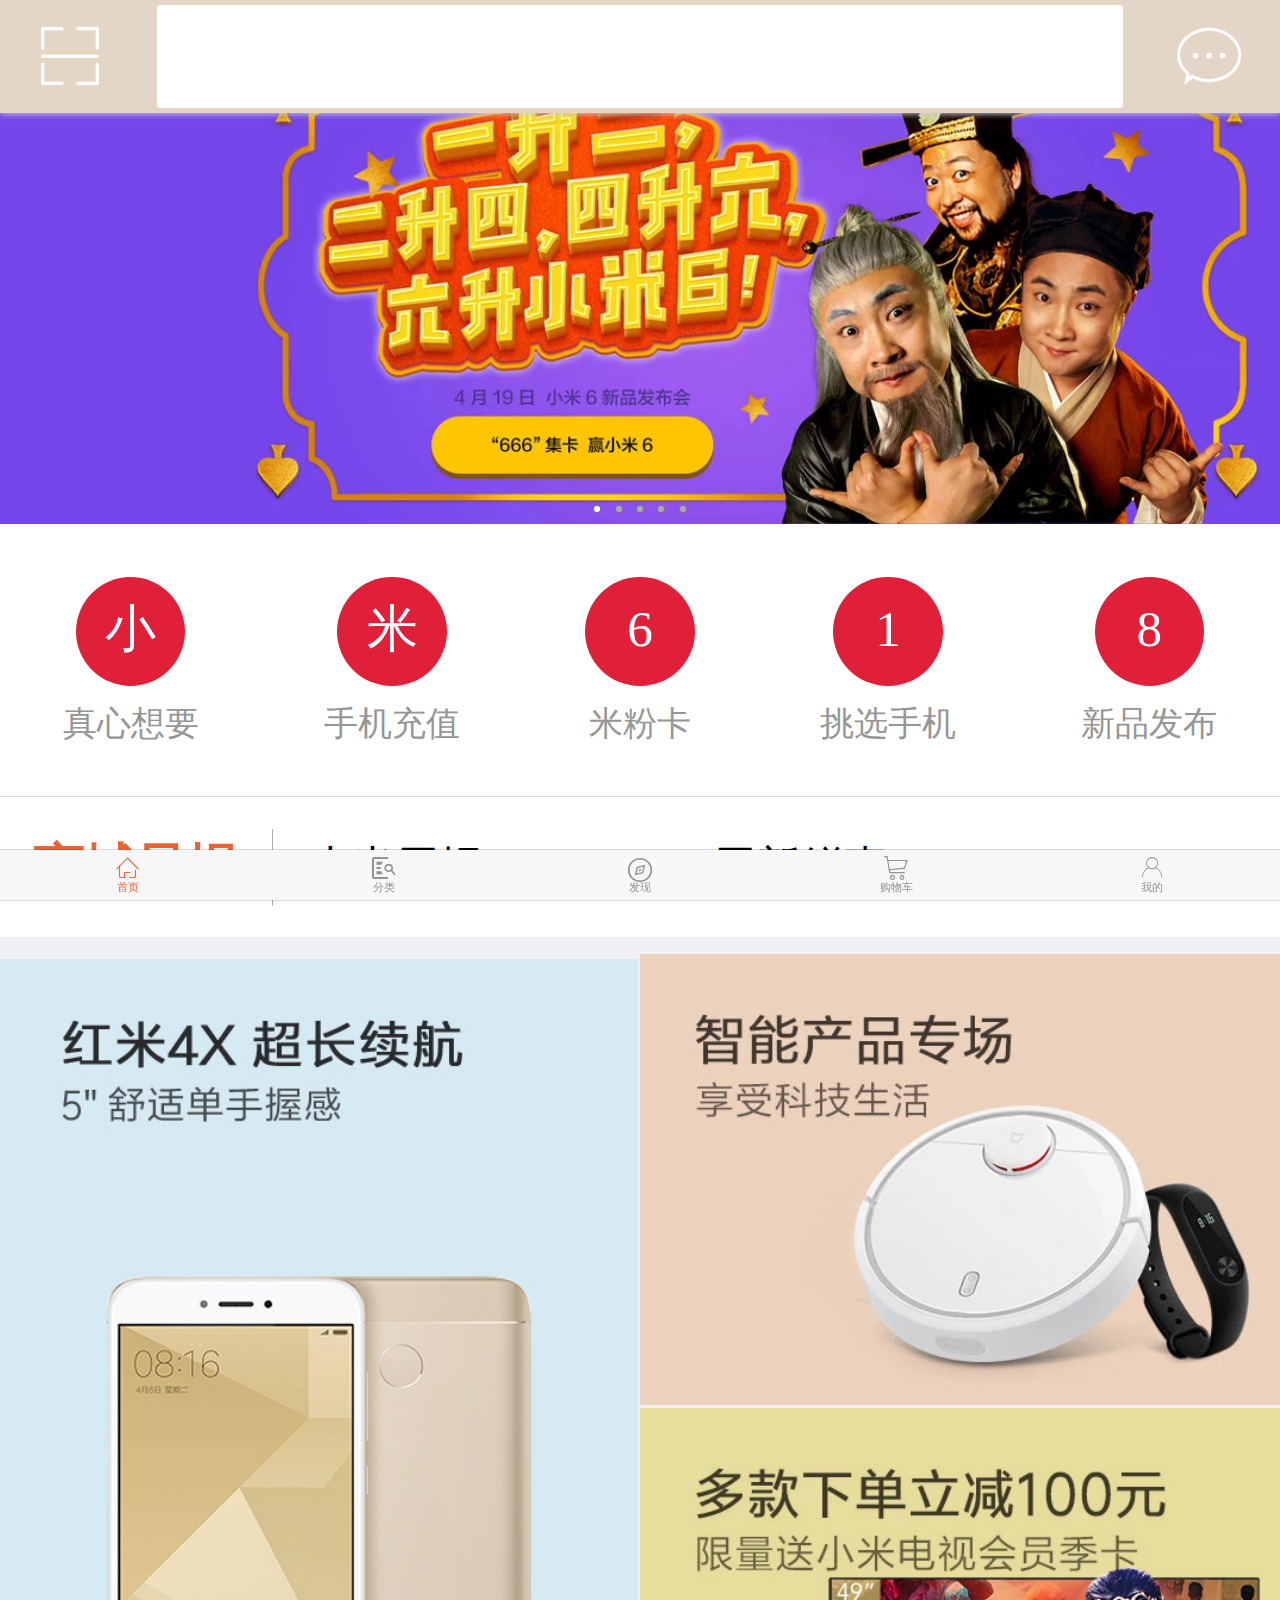
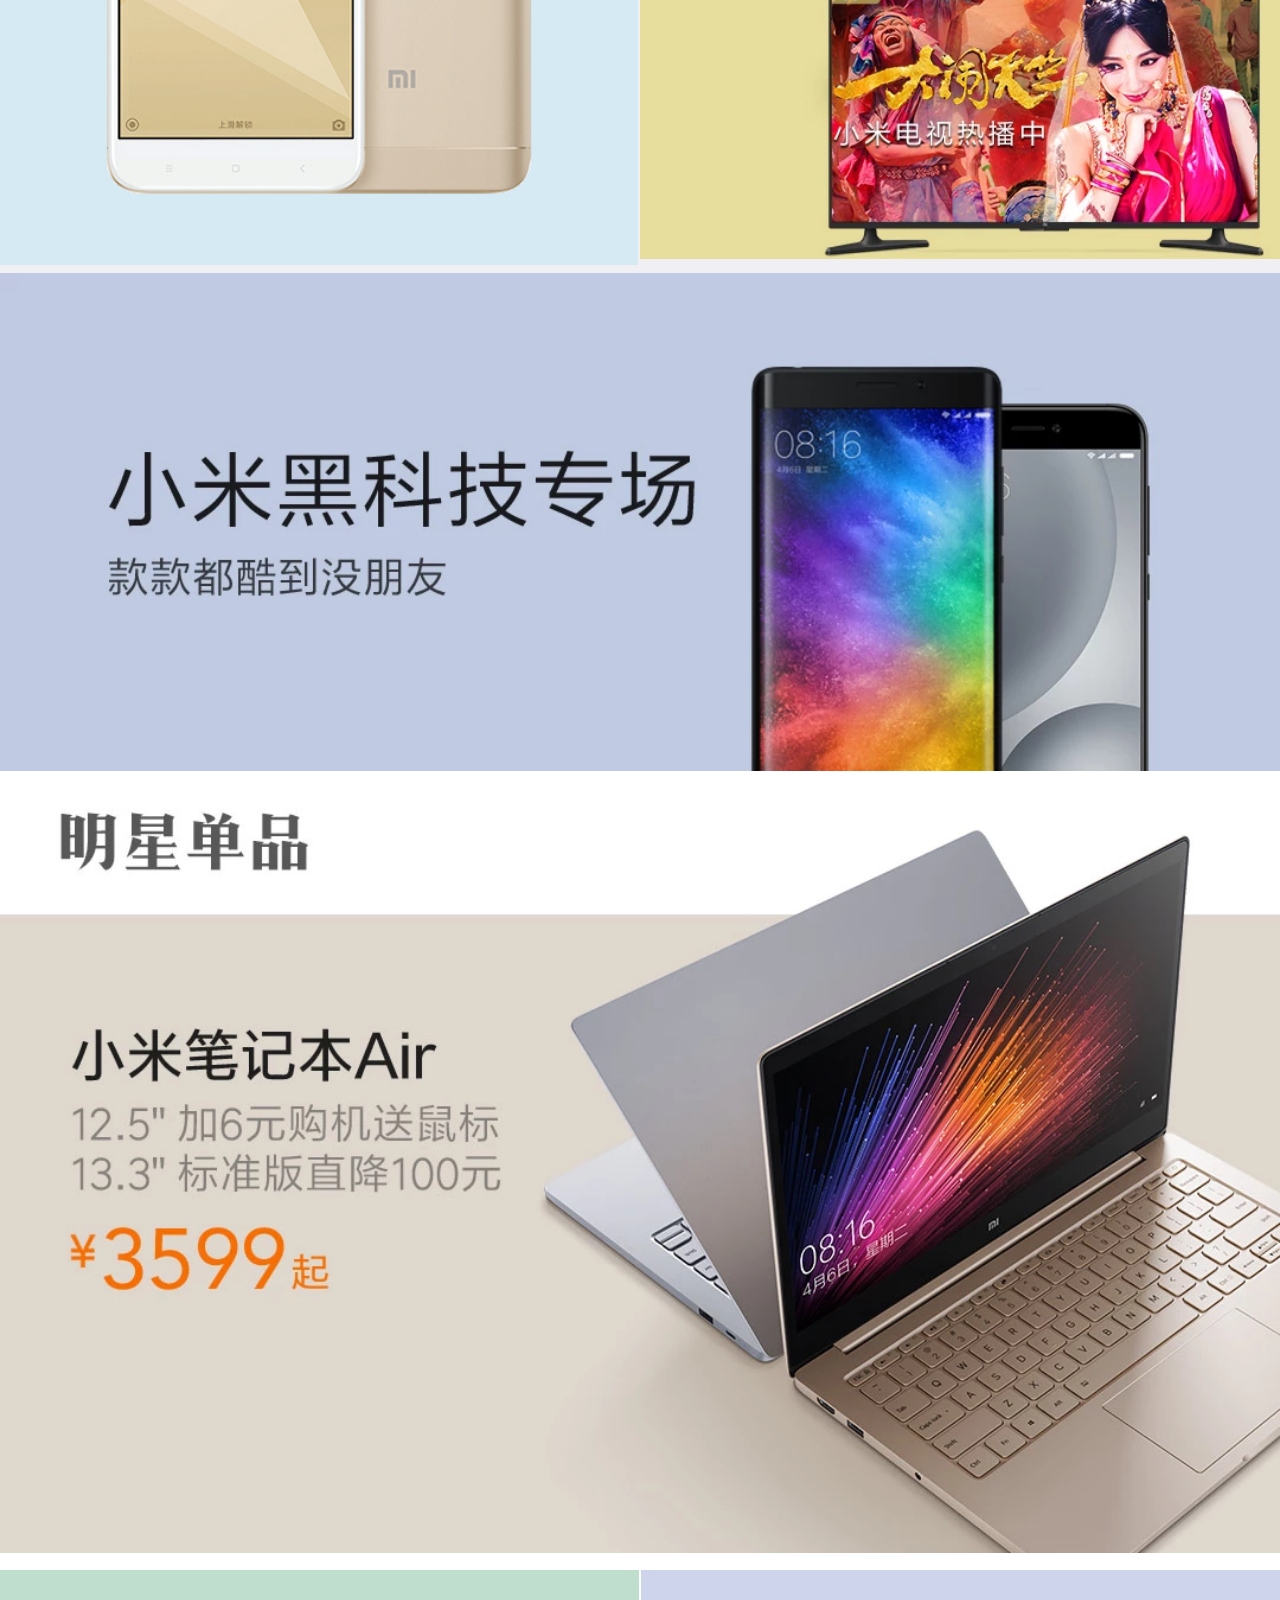
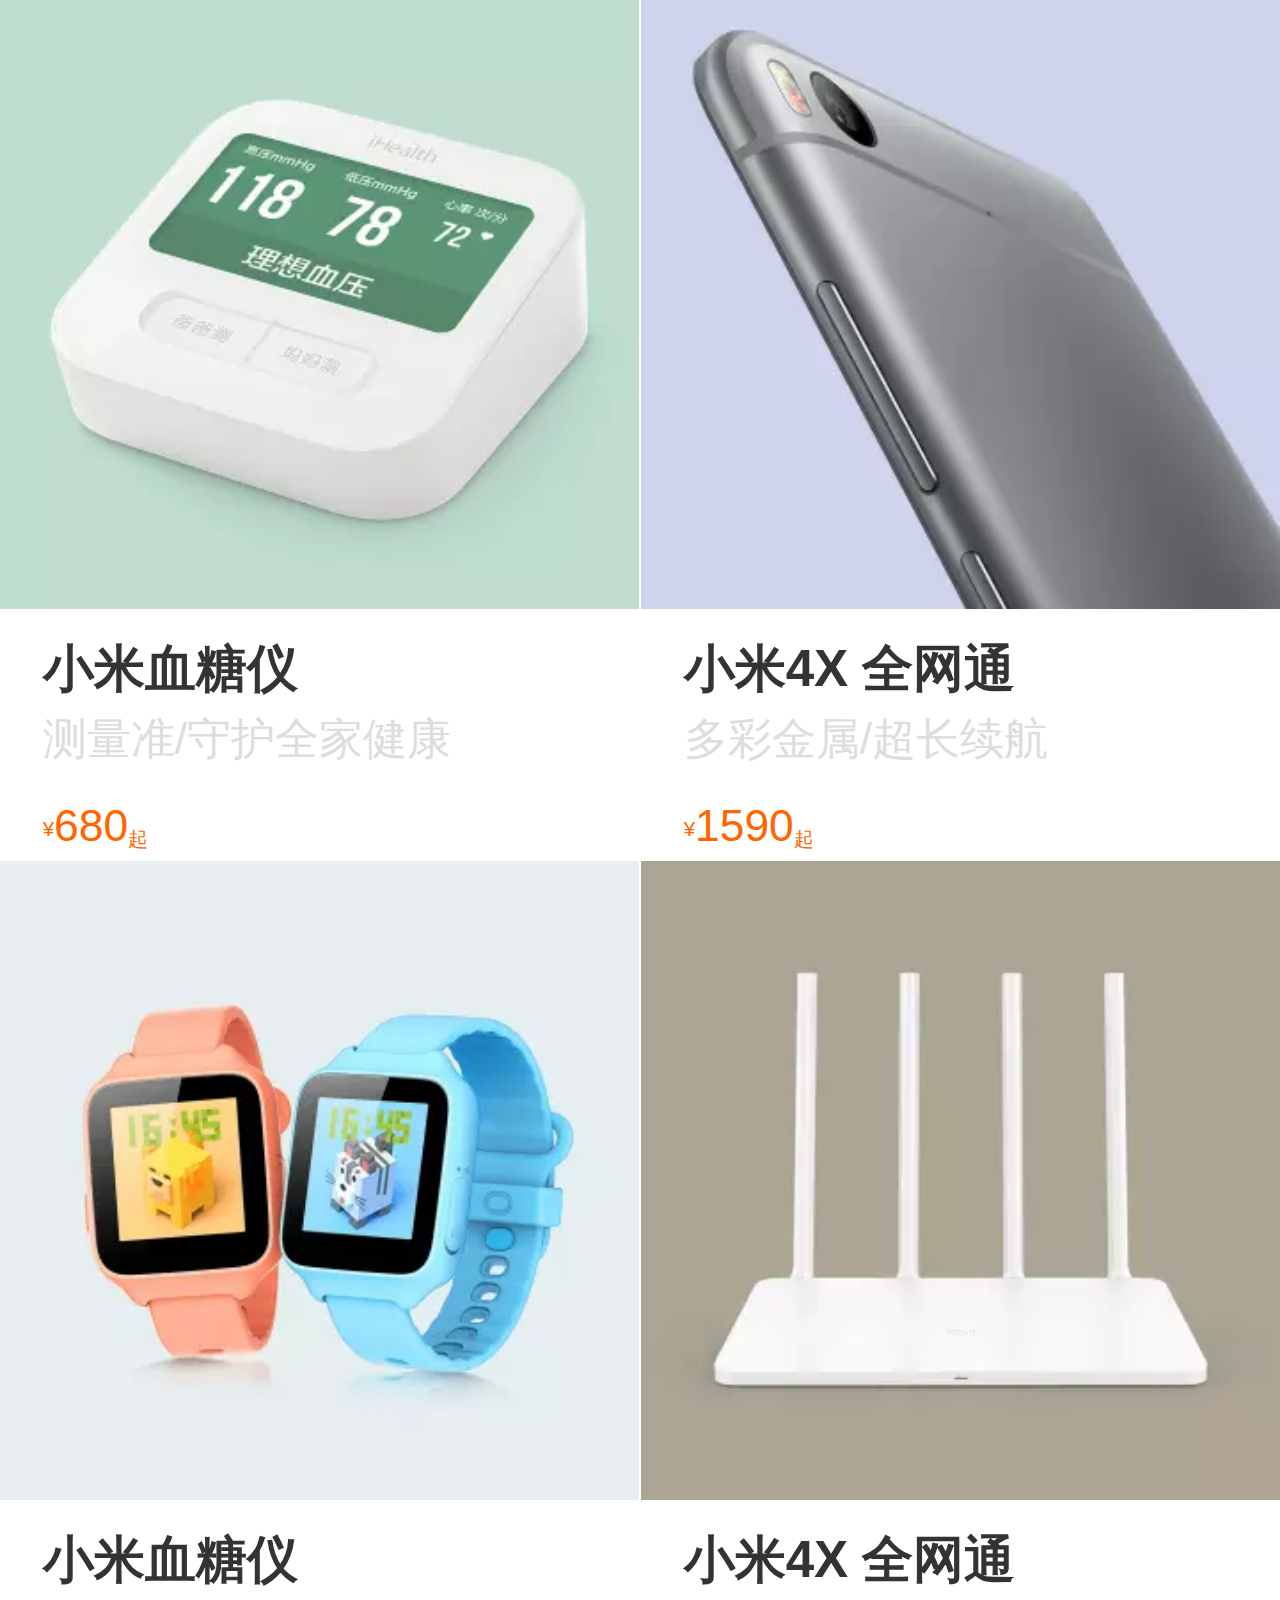
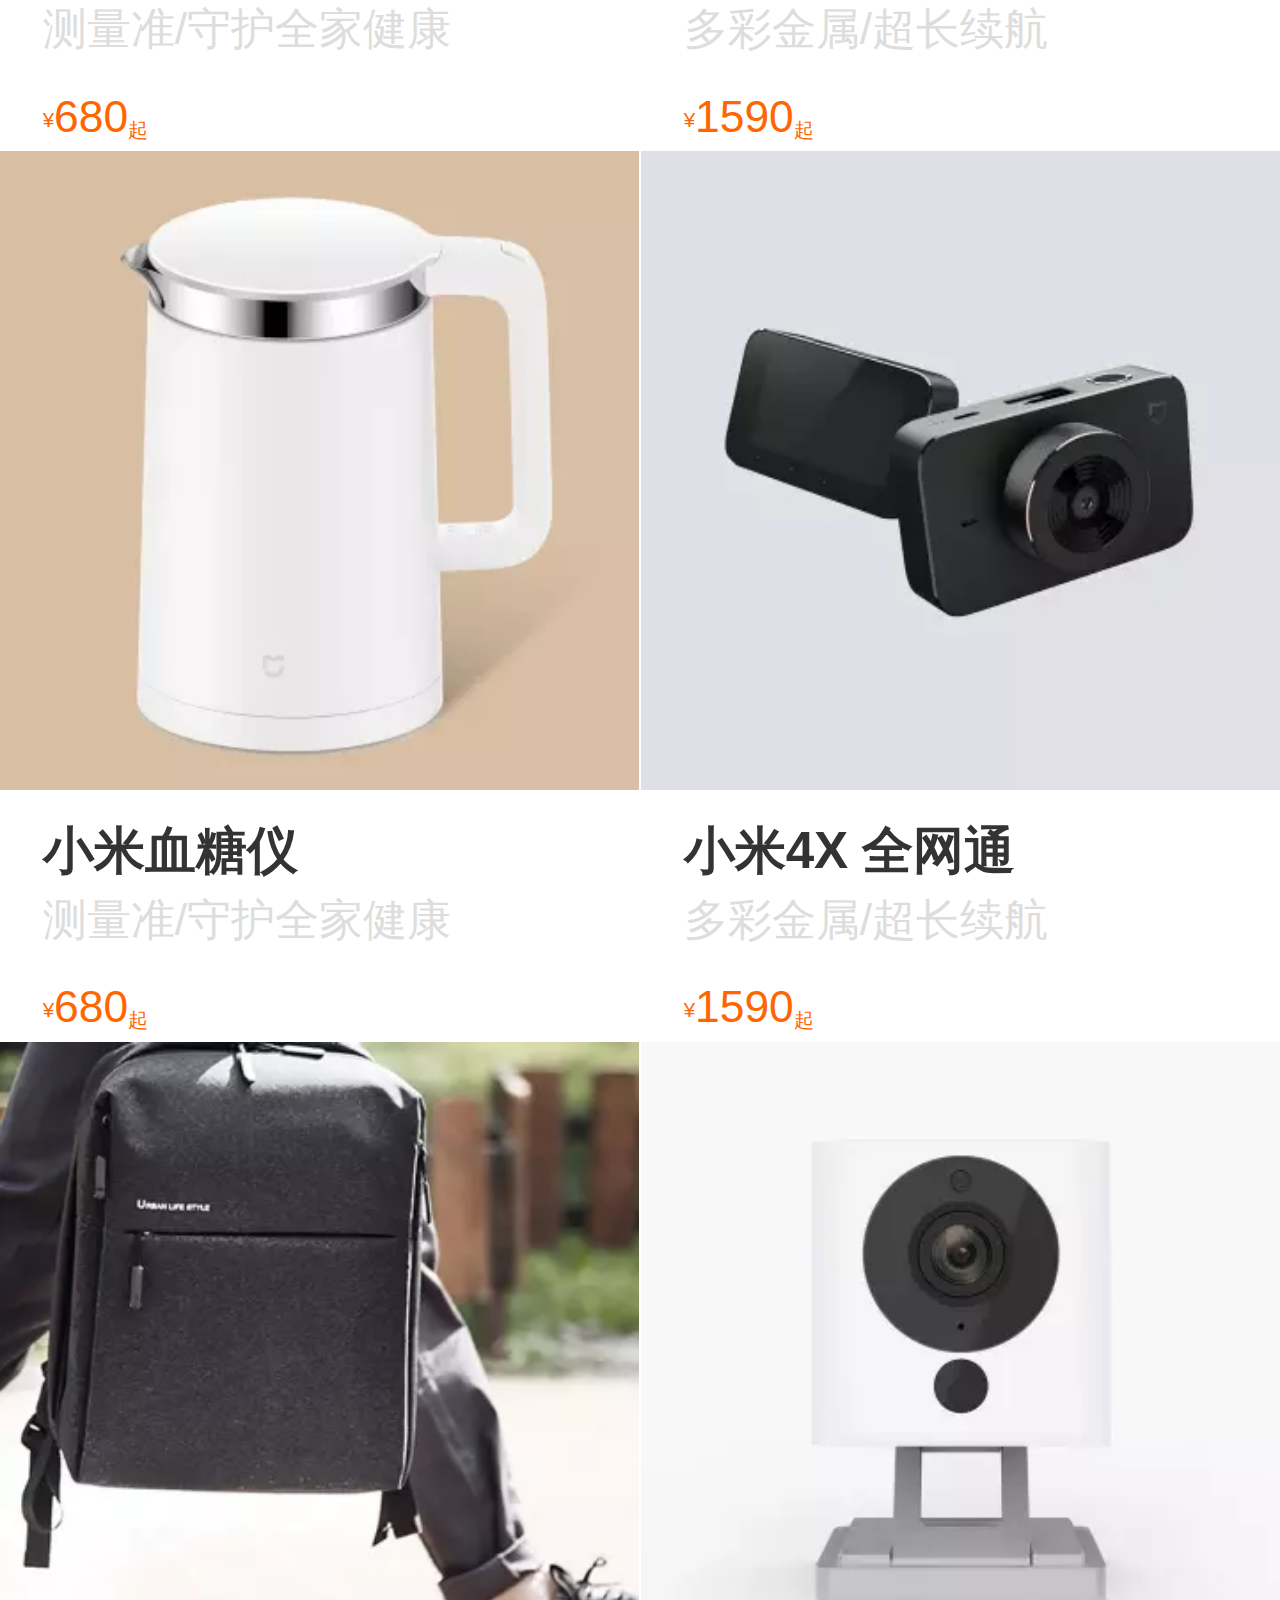
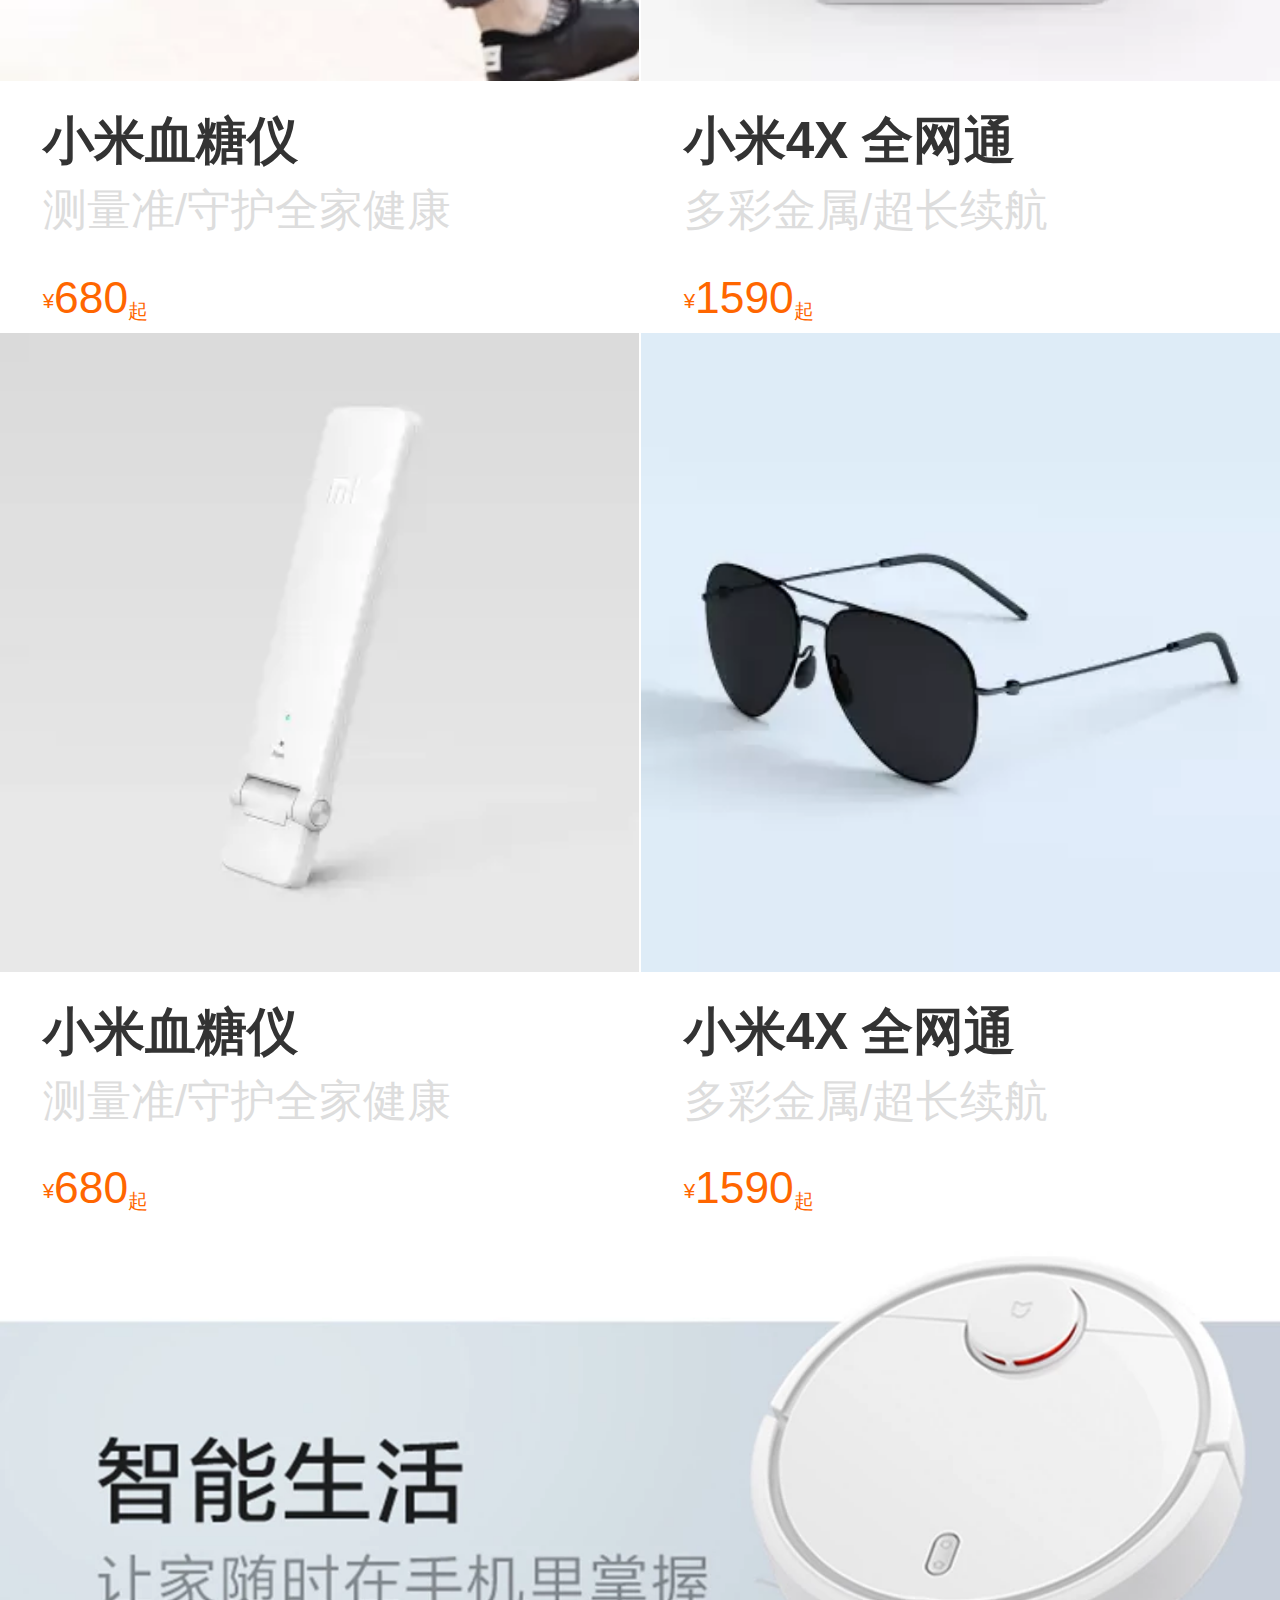
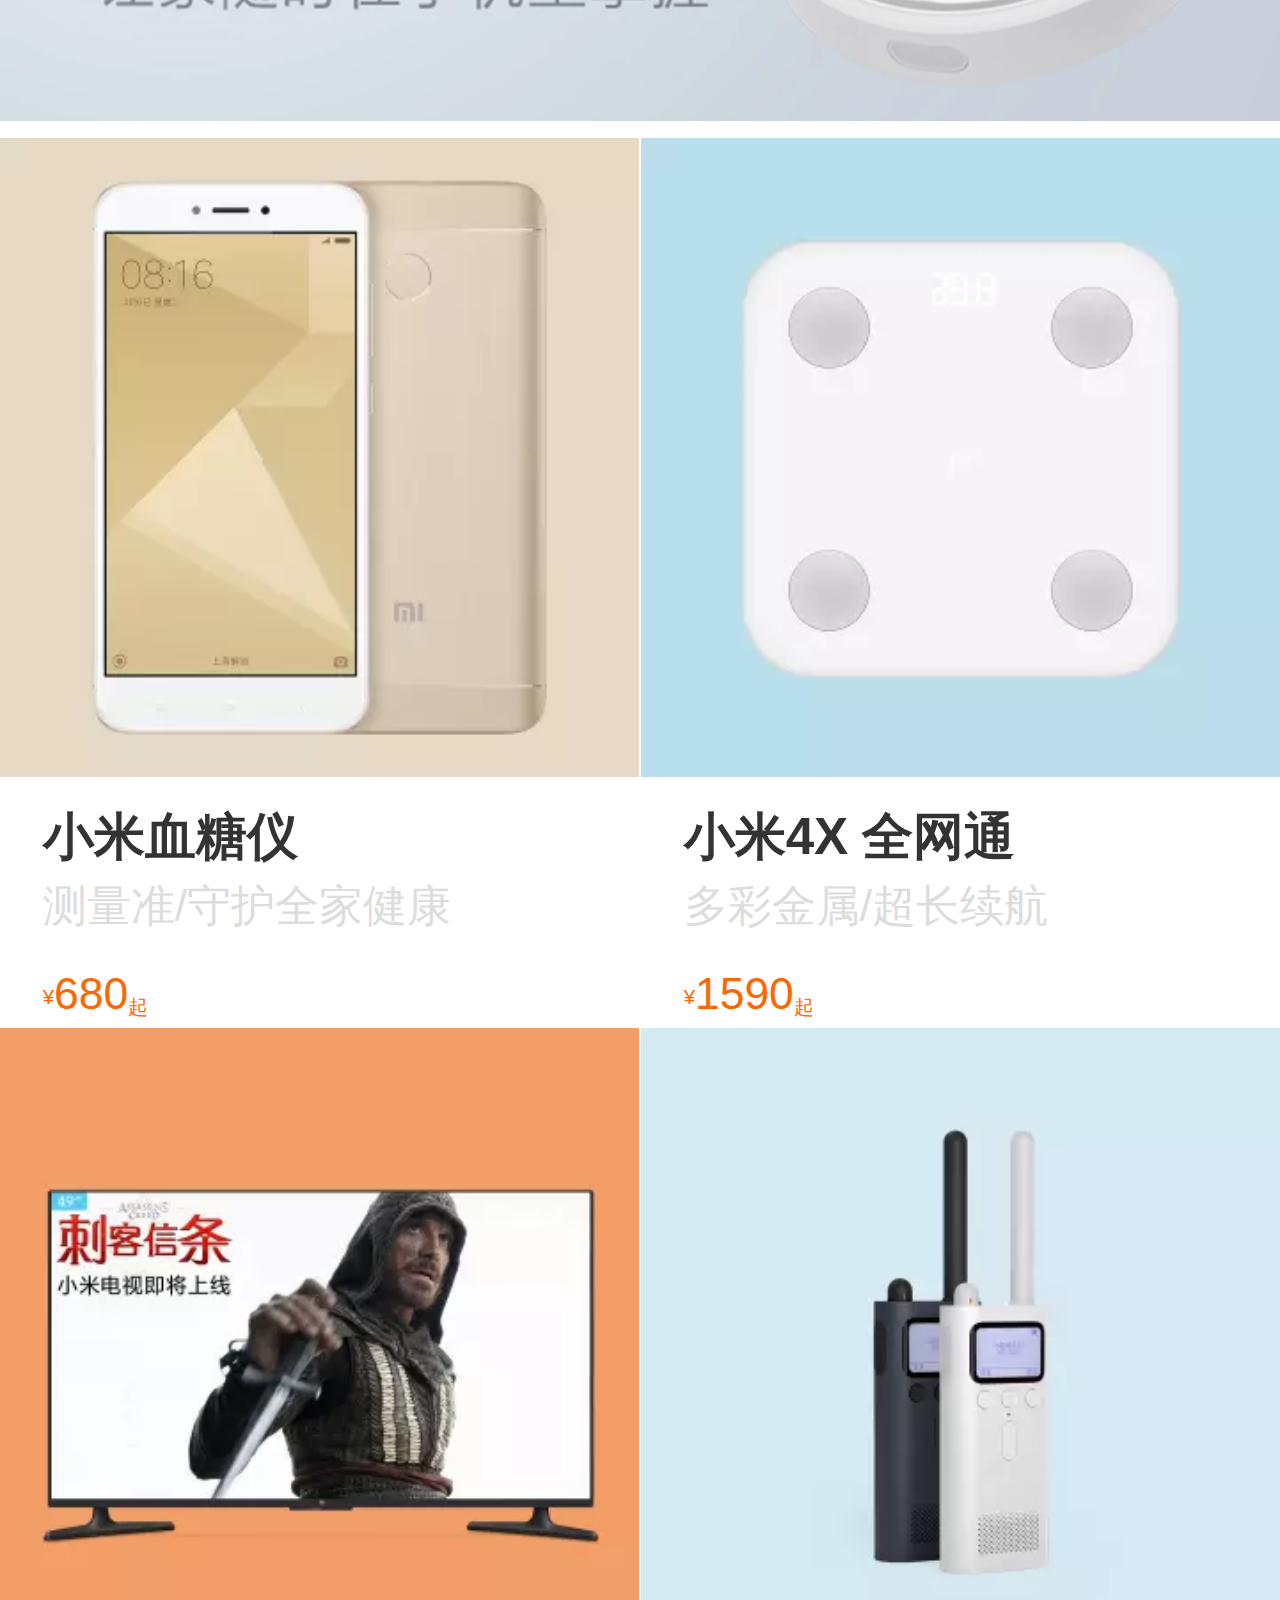
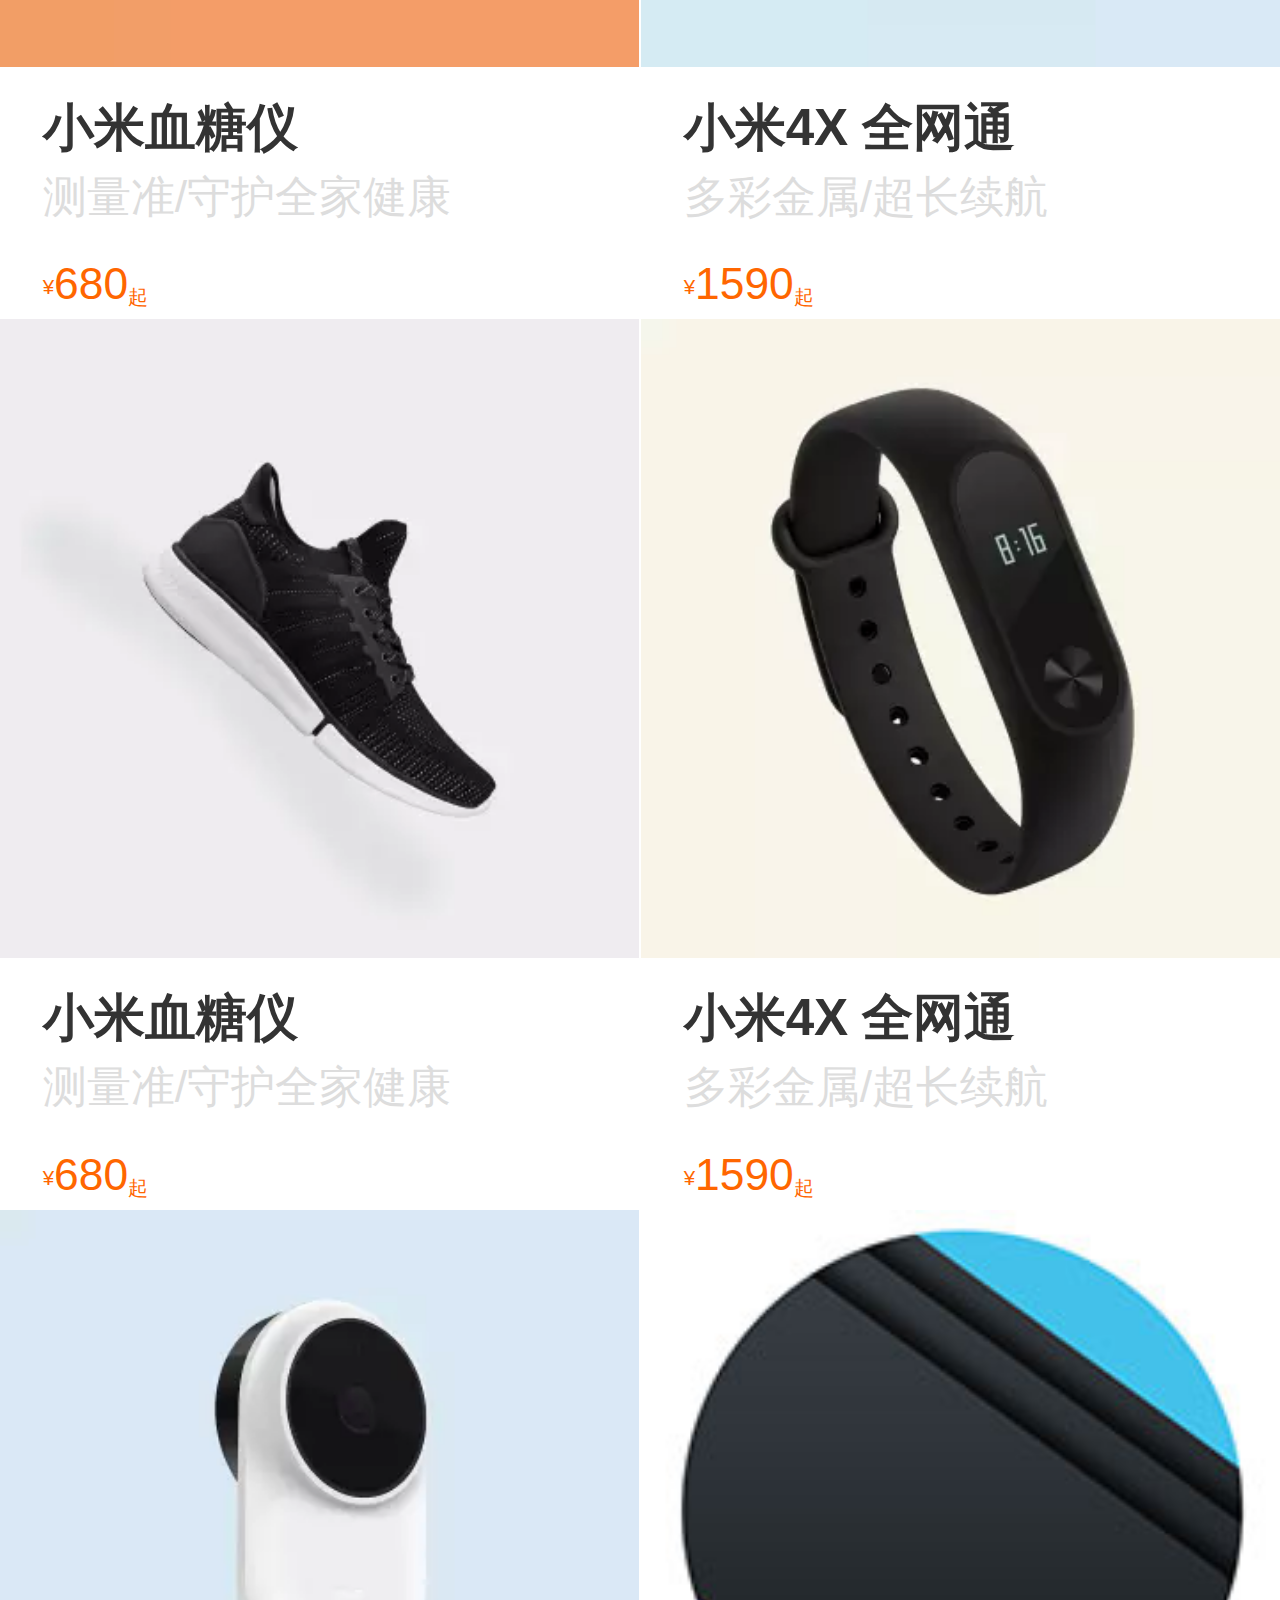
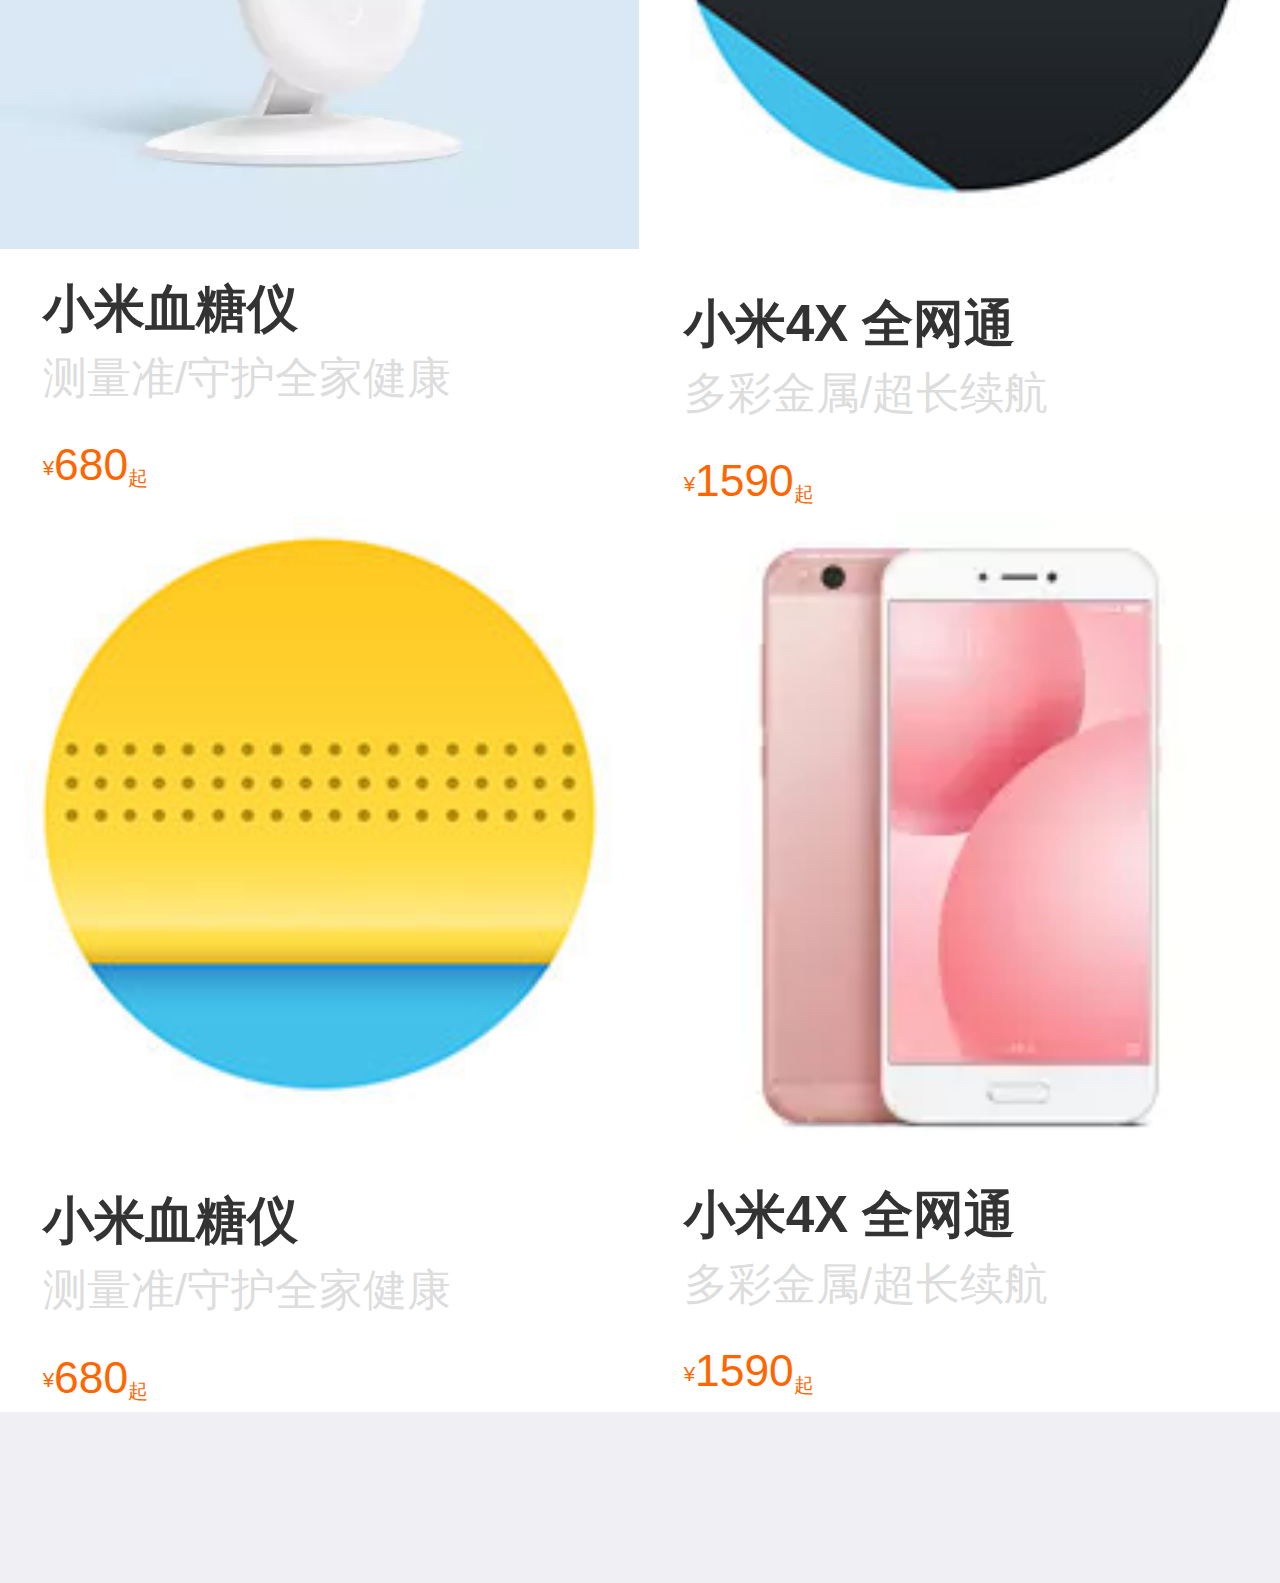
<file: index.html>
<!DOCTYPE html>
<html lang="zh">
<head>
	<meta charset="UTF-8" />
	<meta name="viewport" content="width=device-width,initial-scale=1,minimum-scale=1,maximum-scale=1,user-scalable=no" />
	<title>小米商城-首页</title>
	<script src="js/mui.min.js"></script>
	<link href="css/mui.css" rel="stylesheet"/>
	<link rel="stylesheet" type="text/css" href="css/index.css"/>
	<link rel="stylesheet" type="text/css" href="css/iconfont.css"/>
	<script type="text/javascript" charset="utf-8">
      	mui.init();
		var fs = document.documentElement.clientWidth * 100 / 750 ;
    	document.documentElement.style.fontSize = fs+"px";
    </script>
</head>
<body>
	<header class="mui-bar-nav mui-bar">
		<i class="iconfont icon-richscan_icon"></i>
		<div>
			<input type="text" />
		</div>
		<i class="iconfont icon-xiaoxi"></i>
	</header>
	<div class="mui-content">
		<!--轮播区域-->
	    <div id="slider" class="mui-slider" >
	      <div class="mui-slider-group mui-slider-loop">
	        <!-- 额外增加的一个节点(循环轮播：第一个节点是最后一张轮播) -->
	        <div class="mui-slider-item mui-slider-item-duplicate">
	          <a href="#">
	            <img src="images/slider/slider-5.webp">
	          </a>
	        </div>
	        <!-- 第一张 -->
	        <div class="mui-slider-item">
	          <a href="#">
	            <img src="images/slider/slider-1.webp">
	          </a>
	        </div>
	        <!-- 第二张 -->
	        <div class="mui-slider-item">
	          <a href="#">
	            <img src="images/slider/slider-2.webp">
	          </a>
	        </div>
	        <!-- 第三张 -->
	        <div class="mui-slider-item">
	          <a href="#">
	            <img src="images/slider/slider-3.webp">
	          </a>
	        </div>
	        <!-- 第四张 -->
	        <div class="mui-slider-item">
	          <a href="#">
	            <img src="images/slider/slider-4.webp">
	          </a>
	        </div>
	        <!-- 额外增加的一个节点(循环轮播：最后一个节点是第一张轮播) -->
	        <div class="mui-slider-item mui-slider-item-duplicate">
	          <a href="#">
	            <img src="images/slider/slider-5.webp">
	          </a>
	        </div>
	        <div class="mui-slider-item mui-slider-item-duplicate">
	          <a href="#">
	            <img src="images/slider/slider-1.webp">
	          </a>
	        </div>
	      </div>
	    
	      <div class="mui-slider-indicator">
	        <div class="mui-indicator mui-active"></div>
	        <div class="mui-indicator"></div>
	        <div class="mui-indicator"></div>
	        <div class="mui-indicator"></div>
	        <div class="mui-indicator"></div>
	      </div>
	    </div>
		<!--轮播区域结束-->	

		<!--用户导航-->
	    <div class="usernav">
	    	<a href="">
	    		<i class="mui-icon">小</i>
	    		<span>真心想要</span>
	    	</a>
	    	<a href="">
	    		<i class="mui-icon">米</i>
	    		<span>手机充值</span>
	    	</a>
	    	<a href="">
	    		<i class="mui-icon">6</i>
	    		<span>米粉卡</span>
	    	</a>
	    	<a href="">
	    		<i class="mui-icon">1</i>
	    		<span>挑选手机</span>
	    	</a>
	    	<a href="">
	    		<i class="mui-icon">8</i>
	    		<span>新品发布</span>
	    	</a>
	    </div>
		<!--用户导航结束-->

		<!--商城早报-->
	    <div class="morning">
	    	<h1 class="title">商城早报</h1>
	    	<div class="content">
	    		<p class="item"><a href="">小米周报6.05-6.11一周新鲜事</a></p>
	    		<p class="item"><a href="">小米5即将问世</a></p>
	    		<p class="item"><a href="">6-18马上到来,全场8折</a></p>
	    	</div>
	    </div>
		<!--商城早报结束-->

		<!--商品列表-->
		<div class="shoplist1">
			<div class="mui-row">
				<div class="mui-col-sm-6 mui-col-xs-6 list1">
					<a href="" >
						<img src="images/index-s-1.webp" alt="" />
					</a>
				</div>
				<div class="mui-col-sm-6 mui-col-xs-6 list2">
					<a href="" class="list2">
						<img src="images/index-s-2.webp" alt="" />
					</a>
					<a href="">
						<img src="images/index-s-3.webp" alt="" />
					</a>
				</div>
				<div class="mui-col-sm-6 mui-col-xs-6 call">
					<img src="images/index-s-6.webp" alt="" />
				</div>
			</div>
		</div>
		<div class="shoplist2 section">
			<div class="mui-row item">
				<a href="">
					<img src="images/index-s-5.webp" alt="" />
				</a>
			</div>
			<div class="mui-row">
				<div class=" mui-col-sm-6 mui-col-xs-6 item-list">
					<a href="">
						<img src="images/g2-1.webp" alt="" />
						<div class="good-info">
							<h4>小米血糖仪</h4>
							<p>测量准/守护全家健康</p>
							<span><i>¥</i>680<em>起</em></span>
						</div>	
					</a>
				</div>
				<div class=" mui-col-sm-6 mui-col-xs-6 item-list">
					<a href="">
						<img src="images/g2-2.webp" alt="" />
						<div class="good-info">
							<h4>小米4X 全网通</h4>
							<p>多彩金属/超长续航</p>
							<span><i>¥</i>1590<em>起</em></span>
						</div>
					</a>
				</div>
				<div class=" mui-col-sm-6 mui-col-xs-6 item-list">
					<a href="">
						<img src="images/g2-3.webp" alt="" />
						<div class="good-info">
							<h4>小米血糖仪</h4>
							<p>测量准/守护全家健康</p>
							<span><i>¥</i>680<em>起</em></span>
						</div>	
					</a>
				</div>
				<div class=" mui-col-sm-6 mui-col-xs-6 item-list">
					<a href="">
						<img src="images/g2-4.webp" alt="" />
						<div class="good-info">
							<h4>小米4X 全网通</h4>
							<p>多彩金属/超长续航</p>
							<span><i>¥</i>1590<em>起</em></span>
						</div>
					</a>
				</div>
				<div class=" mui-col-sm-6 mui-col-xs-6 item-list">
					<a href="">
						<img src="images/g2-5.webp" alt="" />
						<div class="good-info">
							<h4>小米血糖仪</h4>
							<p>测量准/守护全家健康</p>
							<span><i>¥</i>680<em>起</em></span>
						</div>	
					</a>
				</div>
				<div class=" mui-col-sm-6 mui-col-xs-6 item-list">
					<a href="">
						<img src="images/g2-6.webp" alt="" />
						<div class="good-info">
							<h4>小米4X 全网通</h4>
							<p>多彩金属/超长续航</p>
							<span><i>¥</i>1590<em>起</em></span>
						</div>
					</a>
				</div>
				<div class=" mui-col-sm-6 mui-col-xs-6 item-list">
					<a href="">
						<img src="images/g2-7.webp" alt="" />
						<div class="good-info">
							<h4>小米血糖仪</h4>
							<p>测量准/守护全家健康</p>
							<span><i>¥</i>680<em>起</em></span>
						</div>	
					</a>
				</div>
				<div class=" mui-col-sm-6 mui-col-xs-6 item-list">
					<a href="">
						<img src="images/g2-8.webp" alt="" />
						<div class="good-info">
							<h4>小米4X 全网通</h4>
							<p>多彩金属/超长续航</p>
							<span><i>¥</i>1590<em>起</em></span>
						</div>
					</a>
				</div>
				<div class=" mui-col-sm-6 mui-col-xs-6 item-list">
					<a href="">
						<img src="images/g2-9.webp" alt="" />
						<div class="good-info">
							<h4>小米血糖仪</h4>
							<p>测量准/守护全家健康</p>
							<span><i>¥</i>680<em>起</em></span>
						</div>	
					</a>
				</div>
				<div class=" mui-col-sm-6 mui-col-xs-6 item-list">
					<a href="">
						<img src="images/g2-10.webp" alt="" />
						<div class="good-info">
							<h4>小米4X 全网通</h4>
							<p>多彩金属/超长续航</p>
							<span><i>¥</i>1590<em>起</em></span>
						</div>
					</a>
				</div>
			</div>
		</div>
		<div class="shoplist3 section">
			<div class="mui-row item">
				<a href="">
					<img src="images/fl-1.webp" alt="" />
				</a>
			</div>
			<div class="mui-row">
				<div class=" mui-col-sm-6 mui-col-xs-6 item-list">
					<a href="">
						<img src="images/g2-11.webp" alt="" />
						<div class="good-info">
							<h4>小米血糖仪</h4>
							<p>测量准/守护全家健康</p>
							<span><i>¥</i>680<em>起</em></span>
						</div>	
					</a>
				</div>
				<div class=" mui-col-sm-6 mui-col-xs-6 item-list">
					<a href="">
						<img src="images/g2-12.webp" alt="" />
						<div class="good-info">
							<h4>小米4X 全网通</h4>
							<p>多彩金属/超长续航</p>
							<span><i>¥</i>1590<em>起</em></span>
						</div>
					</a>
				</div>
				<div class=" mui-col-sm-6 mui-col-xs-6 item-list">
					<a href="">
						<img src="images/g2-13.webp" alt="" />
						<div class="good-info">
							<h4>小米血糖仪</h4>
							<p>测量准/守护全家健康</p>
							<span><i>¥</i>680<em>起</em></span>
						</div>	
					</a>
				</div>
				<div class=" mui-col-sm-6 mui-col-xs-6 item-list">
					<a href="">
						<img src="images/g2-14.webp" alt="" />
						<div class="good-info">
							<h4>小米4X 全网通</h4>
							<p>多彩金属/超长续航</p>
							<span><i>¥</i>1590<em>起</em></span>
						</div>
					</a>
				</div>
				<div class=" mui-col-sm-6 mui-col-xs-6 item-list">
					<a href="">
						<img src="images/g2-15.webp" alt="" />
						<div class="good-info">
							<h4>小米血糖仪</h4>
							<p>测量准/守护全家健康</p>
							<span><i>¥</i>680<em>起</em></span>
						</div>	
					</a>
				</div>
				<div class=" mui-col-sm-6 mui-col-xs-6 item-list">
					<a href="">
						<img src="images/g2-16.webp" alt="" />
						<div class="good-info">
							<h4>小米4X 全网通</h4>
							<p>多彩金属/超长续航</p>
							<span><i>¥</i>1590<em>起</em></span>
						</div>
					</a>
				</div>
				<div class=" mui-col-sm-6 mui-col-xs-6 item-list">
					<a href="">
						<img src="images/g2-17.webp" alt="" />
						<div class="good-info">
							<h4>小米血糖仪</h4>
							<p>测量准/守护全家健康</p>
							<span><i>¥</i>680<em>起</em></span>
						</div>	
					</a>
				</div>
				<div class=" mui-col-sm-6 mui-col-xs-6 item-list">
					<a href="">
						<img src="images/g2-18.webp" alt="" />
						<div class="good-info">
							<h4>小米4X 全网通</h4>
							<p>多彩金属/超长续航</p>
							<span><i>¥</i>1590<em>起</em></span>
						</div>
					</a>
				</div>
				<div class=" mui-col-sm-6 mui-col-xs-6 item-list">
					<a href="">
						<img src="images/g2-19.webp" alt="" />
						<div class="good-info">
							<h4>小米血糖仪</h4>
							<p>测量准/守护全家健康</p>
							<span><i>¥</i>680<em>起</em></span>
						</div>	
					</a>
				</div>
				<div class=" mui-col-sm-6 mui-col-xs-6 item-list">
					<a href="">
						<img src="images/g2-20.webp" alt="" />
						<div class="good-info">
							<h4>小米4X 全网通</h4>
							<p>多彩金属/超长续航</p>
							<span><i>¥</i>1590<em>起</em></span>
						</div>
					</a>
				</div>
			</div>
		</div>
		<!--商品列表结束-->
		
	</div>
		
	
	<nav class="mui-bar mui-bar-tab">
	    <a href="index.html" class="mui-tab-item mui-active" >
	        <span class="mui-icon iconfont icon-shouye"></span>
	        <span class="mui-tab-label">首页</span>
	    </a>
	    <a href="kind.html" class="mui-tab-item">
	        <span class="mui-icon iconfont icon-iconfind"></span>
	        <span class="mui-tab-label">分类</span>
	    </a>
	    <a href="kind.html" class="mui-tab-item">
	        <span class="mui-icon iconfont icon-faxian"></span>
	        <span class="mui-tab-label">发现</span>
	    </a>
	    <a href="kind.html" class="mui-tab-item">
	        <span class="mui-icon iconfont icon-gouwuche-copy"></span>
	        <span class="mui-tab-label">购物车</span>
	    </a>
	    <a href="kind.html" class="mui-tab-item">
	        <span class="mui-icon iconfont icon-wode"></span>
	        <span class="mui-tab-label">我的</span>
	    </a>
	</nav>
	
	<script src="js/xiaomi.js" type="text/javascript" charset="utf-8"></script>
	<script>
		var items=document.querySelectorAll('.morning .item');//获取了它的集合
		//console.log(items);
		function show(index){
			for(var i=0;i<items.length;i++){  
				//console.log(i)
				if(i==index){
					//console.log(i)
					items[i].style.opacity=1;
					items[i].style=zIndex=1;
					//console.log(items[i])
				}
				else{
					items[i].style.opacity=0;
					items[i].style.opacity=0;
				}
			}
		}
		show(0);
		var t=1;
		setInterval(function(){
			t++;
			if(t>2){
				t=0;
			}
			show(t);
		},2000);
		
		//获得slider插件对象
		var gallery = mui('.mui-slider');
			gallery.slider({
		  	interval:2000//自动轮播周期，若为0则不自动播放，默认为0；
		});
	</script>
</body>
</html>
</file>
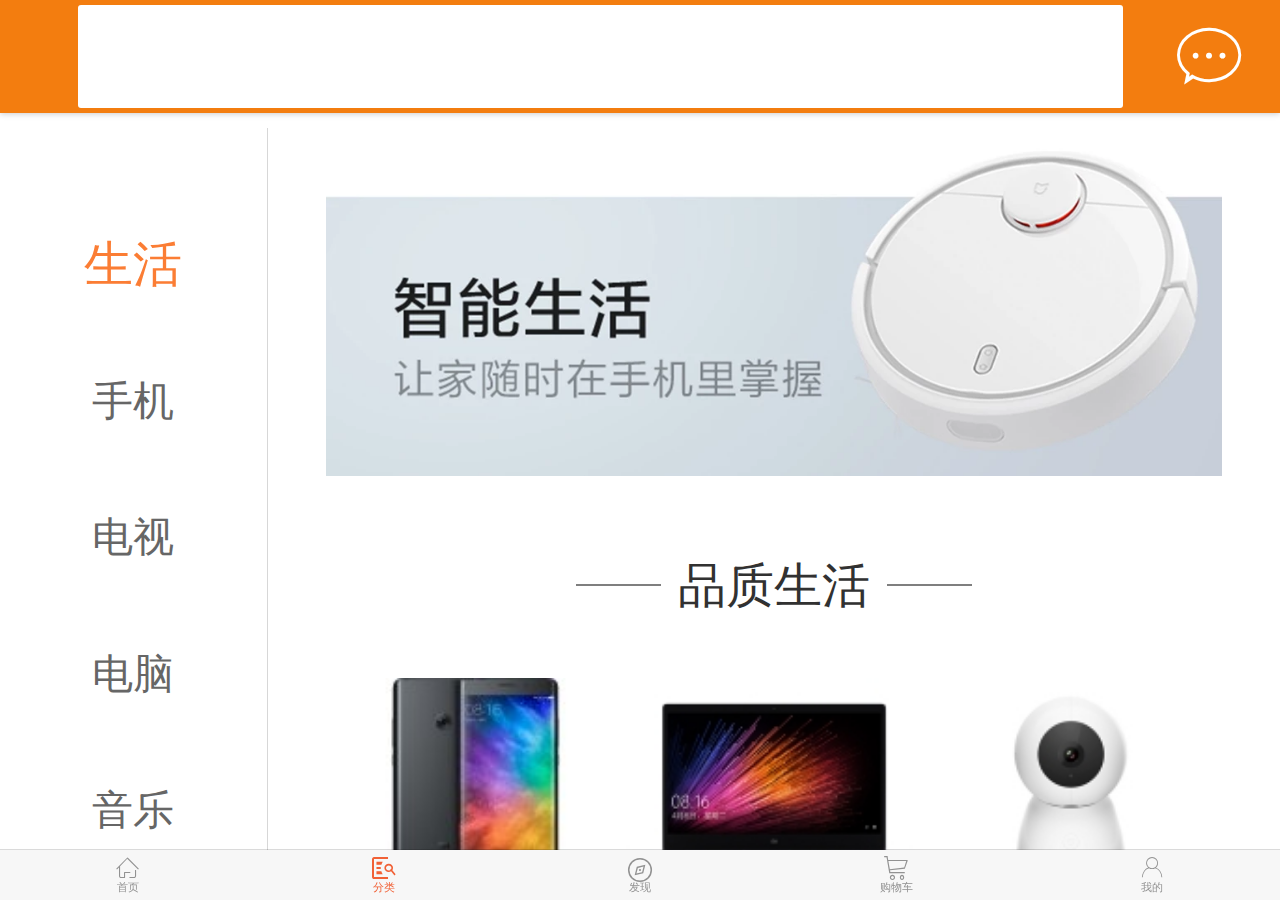
<file: kind.html>
<!DOCTYPE html>
<html>
	<head>
		<meta charset="UTF-8">
		<meta name="viewport" content="width=device-width,initial-scale=1,minimum-scale=1,maximum-scale=1,user-scalable=no" />
		<title>小米商城-分类页</title>
		<script src="js/mui.min.js"></script>
		<link href="css/mui.css" rel="stylesheet"/>
		<link rel="stylesheet" type="text/css" href="css/kind.css"/>
		<link rel="stylesheet" type="text/css" href="css/iconfont.css"/>
		<script type="text/javascript" charset="utf-8">
	      	mui.init();
			var fs = document.documentElement.clientWidth * 100 / 750 ;
	    	document.documentElement.style.fontSize = fs+"px";
   	 </script>
	</head>
	<body>
		<header class="mui-bar-nav mui-bar">
			<div>
				<input type="text" />
			</div>
			<i class="iconfont icon-xiaoxi"></i>
		</header>
		<div class="mui-content shops">
		    <div class="leftnav">
		    	<a href="javascript:void(0)" data-index="0" class="active">生活</a>
		    	<a href="javascript:void(0)" data-index="1">手机</a>
		    	<a href="javascript:void(0)" data-index="2">电视</a>
		    	<a href="javascript:void(0)" data-index="3">电脑</a>
		    	<a href="javascript:void(0)" data-index="4">音乐</a>
		    </div>
		    <div class="rightnav">
		    	<div class="content">
			    	<div class="big-icon">
			    		<a href="">
			    			<img src="images/fl-1.webp" alt="" />
			    		</a>
			    	</div>
		    	
		    		<h4 class="title"><span>品质生活</span></h4>
		    		<div class="mui-row">
		    			<div class="mui-col-sm-4 mui-col-xs-4 ">
							<a href="" >
								<img src="images/find/find1.jpg" alt="" />
							</a>
							<p class="info">小米5c</p>
						</div>
						<div class="mui-col-sm-4 mui-col-xs-4 ">
							<a href="">
								<img src="images/find/find2.jpg" alt="" />
							</a>
							<p class="info">笔记本</p>
						</div>	
						<div class="mui-col-sm-4 mui-col-xs-4 ">
							<a href="">
								<img src="images/find/find3.jpg" alt="" />
							</a>
							<p class="info">摄像头</p>
						</div>	
						<div class="mui-col-sm-4 mui-col-xs-4 ">
							<a href="">
								<img src="images/find/find4.jpg" alt="" />
							</a>
							<p class="info">路由器</p>
						</div>
						<div class="mui-col-sm-4 mui-col-xs-4 ">
							<a href="">
								<img src="images/find/find5.jpg" alt="" />
							</a>
							<p class="info">相机</p>
						</div>
		    		</div>
		    		<h4 class="title"><span>品质生活</span></h4>
		    		<div class="mui-row">
		    			<div class="mui-col-sm-4 mui-col-xs-4 ">
							<a href="" >
								<img src="images/find/find1.jpg" alt="" />
							</a>
							<p class="info">小米5c</p>
						</div>
						<div class="mui-col-sm-4 mui-col-xs-4 ">
							<a href="">
								<img src="images/find/find2.jpg" alt="" />
							</a>
							<p class="info">笔记本</p>
						</div>	
						<div class="mui-col-sm-4 mui-col-xs-4 ">
							<a href="">
								<img src="images/find/find3.jpg" alt="" />
							</a>
							<p class="info">摄像头</p>
						</div>	
						<div class="mui-col-sm-4 mui-col-xs-4 ">
							<a href="">
								<img src="images/find/find4.jpg" alt="" />
							</a>
							<p class="info">路由器</p>
						</div>
						<div class="mui-col-sm-4 mui-col-xs-4 ">
							<a href="">
								<img src="images/find/find5.jpg" alt="" />
							</a>
							<p class="info">相机</p>
						</div>
		    		</div>
		    	</div>
		    	<div class="content">
			    	<div class="big-icon">
			    		<a href="">
			    			<img src="images/fl-2.webp" alt="" />
			    		</a>
			    	</div>
		    	
		    		<h4 class="title"><span>手机</span></h4>
		    		<div class="mui-row">
		    			<div class="mui-col-sm-4 mui-col-xs-4 ">
							<a href="" >
								<img src="images/find/find1.jpg" alt="" />
							</a>
							<p class="info">小米5c</p>
						</div>
						<div class="mui-col-sm-4 mui-col-xs-4 ">
							<a href="">
								<img src="images/find/find2.jpg" alt="" />
							</a>
							<p class="info">笔记本</p>
						</div>	
						<div class="mui-col-sm-4 mui-col-xs-4 ">
							<a href="">
								<img src="images/find/find3.jpg" alt="" />
							</a>
							<p class="info">摄像头</p>
						</div>	
						<div class="mui-col-sm-4 mui-col-xs-4 ">
							<a href="">
								<img src="images/find/find4.jpg" alt="" />
							</a>
							<p class="info">路由器</p>
						</div>
						<div class="mui-col-sm-4 mui-col-xs-4 ">
							<a href="">
								<img src="images/find/find5.jpg" alt="" />
							</a>
							<p class="info">相机</p>
						</div>
		    		</div>
		    		<h4 class="title"><span>手机</span></h4>
		    		<div class="mui-row">
		    			<div class="mui-col-sm-4 mui-col-xs-4 ">
							<a href="" >
								<img src="images/find/find1.jpg" alt="" />
							</a>
							<p class="info">小米5c</p>
						</div>
						<div class="mui-col-sm-4 mui-col-xs-4 ">
							<a href="">
								<img src="images/find/find2.jpg" alt="" />
							</a>
							<p class="info">笔记本</p>
						</div>	
						<div class="mui-col-sm-4 mui-col-xs-4 ">
							<a href="">
								<img src="images/find/find3.jpg" alt="" />
							</a>
							<p class="info">摄像头</p>
						</div>	
						<div class="mui-col-sm-4 mui-col-xs-4 ">
							<a href="">
								<img src="images/find/find4.jpg" alt="" />
							</a>
							<p class="info">路由器</p>
						</div>
						<div class="mui-col-sm-4 mui-col-xs-4 ">
							<a href="">
								<img src="images/find/find5.jpg" alt="" />
							</a>
							<p class="info">相机</p>
						</div>
		    		</div>
		    	</div>
		    	<div class="content">
			    	<div class="big-icon">
			    		<a href="">
			    			<img src="images/fl-3.webp" alt="" />
			    		</a>
			    	</div>
		    	
		    		<h4 class="title"><span>电视</span></h4>
		    		<div class="mui-row">
		    			<div class="mui-col-sm-4 mui-col-xs-4 ">
							<a href="" >
								<img src="images/find/find1.jpg" alt="" />
							</a>
							<p class="info">小米5c</p>
						</div>
						<div class="mui-col-sm-4 mui-col-xs-4 ">
							<a href="">
								<img src="images/find/find2.jpg" alt="" />
							</a>
							<p class="info">笔记本</p>
						</div>	
						<div class="mui-col-sm-4 mui-col-xs-4 ">
							<a href="">
								<img src="images/find/find3.jpg" alt="" />
							</a>
							<p class="info">摄像头</p>
						</div>	
						<div class="mui-col-sm-4 mui-col-xs-4 ">
							<a href="">
								<img src="images/find/find4.jpg" alt="" />
							</a>
							<p class="info">路由器</p>
						</div>
						<div class="mui-col-sm-4 mui-col-xs-4 ">
							<a href="">
								<img src="images/find/find5.jpg" alt="" />
							</a>
							<p class="info">相机</p>
						</div>
		    		</div>
		    		<h4 class="title"><span>电视</span></h4>
		    		<div class="mui-row">
		    			<div class="mui-col-sm-4 mui-col-xs-4 ">
							<a href="" >
								<img src="images/find/find1.jpg" alt="" />
							</a>
							<p class="info">小米5c</p>
						</div>
						<div class="mui-col-sm-4 mui-col-xs-4 ">
							<a href="">
								<img src="images/find/find2.jpg" alt="" />
							</a>
							<p class="info">笔记本</p>
						</div>	
						<div class="mui-col-sm-4 mui-col-xs-4 ">
							<a href="">
								<img src="images/find/find3.jpg" alt="" />
							</a>
							<p class="info">摄像头</p>
						</div>	
						<div class="mui-col-sm-4 mui-col-xs-4 ">
							<a href="">
								<img src="images/find/find4.jpg" alt="" />
							</a>
							<p class="info">路由器</p>
						</div>
						<div class="mui-col-sm-4 mui-col-xs-4 ">
							<a href="">
								<img src="images/find/find5.jpg" alt="" />
							</a>
							<p class="info">相机</p>
						</div>
		    		</div>
		    	</div>
		    	<div class="content">
			    	<div class="big-icon">
			    		<a href="">
			    			<img src="images/fl-4.webp" alt="" />
			    		</a>
			    	</div>
		    	
		    		<h4 class="title"><span>电脑</span></h4>
		    		<div class="mui-row">
		    			<div class="mui-col-sm-4 mui-col-xs-4 ">
							<a href="" >
								<img src="images/find/find1.jpg" alt="" />
							</a>
							<p class="info">小米5c</p>
						</div>
						<div class="mui-col-sm-4 mui-col-xs-4 ">
							<a href="">
								<img src="images/find/find2.jpg" alt="" />
							</a>
							<p class="info">笔记本</p>
						</div>	
						<div class="mui-col-sm-4 mui-col-xs-4 ">
							<a href="">
								<img src="images/find/find3.jpg" alt="" />
							</a>
							<p class="info">摄像头</p>
						</div>	
						<div class="mui-col-sm-4 mui-col-xs-4 ">
							<a href="">
								<img src="images/find/find4.jpg" alt="" />
							</a>
							<p class="info">路由器</p>
						</div>
						<div class="mui-col-sm-4 mui-col-xs-4 ">
							<a href="">
								<img src="images/find/find5.jpg" alt="" />
							</a>
							<p class="info">相机</p>
						</div>
		    		</div>
		    		<h4 class="title"><span>电脑</span></h4>
		    		<div class="mui-row">
		    			<div class="mui-col-sm-4 mui-col-xs-4 ">
							<a href="" >
								<img src="images/find/find1.jpg" alt="" />
							</a>
							<p class="info">小米5c</p>
						</div>
						<div class="mui-col-sm-4 mui-col-xs-4 ">
							<a href="">
								<img src="images/find/find2.jpg" alt="" />
							</a>
							<p class="info">笔记本</p>
						</div>	
						<div class="mui-col-sm-4 mui-col-xs-4 ">
							<a href="">
								<img src="images/find/find3.jpg" alt="" />
							</a>
							<p class="info">摄像头</p>
						</div>	
						<div class="mui-col-sm-4 mui-col-xs-4 ">
							<a href="">
								<img src="images/find/find4.jpg" alt="" />
							</a>
							<p class="info">路由器</p>
						</div>
						<div class="mui-col-sm-4 mui-col-xs-4 ">
							<a href="">
								<img src="images/find/find5.jpg" alt="" />
							</a>
							<p class="info">相机</p>
						</div>
		    		</div>
		    	</div>
		    	<div class="content">
			    	<div class="big-icon">
			    		<a href="">
			    			<img src="images/fl-5.webp" alt="" />
			    		</a>
			    	</div>
		    	
		    		<h4 class="title"><span>音乐</span></h4>
		    		<div class="mui-row">
		    			<div class="mui-col-sm-4 mui-col-xs-4 ">
							<a href="" >
								<img src="images/find/find1.jpg" alt="" />
							</a>
							<p class="info">小米5c</p>
						</div>
						<div class="mui-col-sm-4 mui-col-xs-4 ">
							<a href="">
								<img src="images/find/find2.jpg" alt="" />
							</a>
							<p class="info">笔记本</p>
						</div>	
						<div class="mui-col-sm-4 mui-col-xs-4 ">
							<a href="">
								<img src="images/find/find3.jpg" alt="" />
							</a>
							<p class="info">摄像头</p>
						</div>	
						<div class="mui-col-sm-4 mui-col-xs-4 ">
							<a href="">
								<img src="images/find/find4.jpg" alt="" />
							</a>
							<p class="info">路由器</p>
						</div>
						<div class="mui-col-sm-4 mui-col-xs-4 ">
							<a href="">
								<img src="images/find/find5.jpg" alt="" />
							</a>
							<p class="info">相机</p>
						</div>
		    		</div>
		    		<h4 class="title"><span>音乐</span></h4>
		    		<div class="mui-row">
		    			<div class="mui-col-sm-4 mui-col-xs-4 ">
							<a href="" >
								<img src="images/find/find1.jpg" alt="" />
							</a>
							<p class="info">小米5c</p>
						</div>
						<div class="mui-col-sm-4 mui-col-xs-4 ">
							<a href="">
								<img src="images/find/find2.jpg" alt="" />
							</a>
							<p class="info">笔记本</p>
						</div>	
						<div class="mui-col-sm-4 mui-col-xs-4 ">
							<a href="">
								<img src="images/find/find3.jpg" alt="" />
							</a>
							<p class="info">摄像头</p>
						</div>	
						<div class="mui-col-sm-4 mui-col-xs-4 ">
							<a href="">
								<img src="images/find/find4.jpg" alt="" />
							</a>
							<p class="info">路由器</p>
						</div>
						<div class="mui-col-sm-4 mui-col-xs-4 ">
							<a href="">
								<img src="images/find/find5.jpg" alt="" />
							</a>
							<p class="info">相机</p>
						</div>
		    		</div>
		    	</div>
		    </div>
		</div>
		<nav class="mui-bar mui-bar-tab">
	    <a class="mui-tab-item" href="index.html">
	        <span class="mui-icon iconfont icon-shouye"></span>
	        <span class="mui-tab-label">首页</span>
	    </a>
	    <a class="mui-tab-item mui-active"  href="kind.html">
	        <span class="mui-icon iconfont icon-iconfind"></span>
	        <span class="mui-tab-label">分类</span>
	    </a>
	    <a class="mui-tab-item">
	        <span class="mui-icon iconfont icon-faxian"></span>
	        <span class="mui-tab-label">发现</span>
	    </a>
	    <a class="mui-tab-item">
	        <span class="mui-icon iconfont icon-gouwuche-copy"></span>
	        <span class="mui-tab-label">购物车</span>
	    </a>
	    <a class="mui-tab-item">
	        <span class="mui-icon iconfont icon-wode"></span>
	        <span class="mui-tab-label">我的</span>
	    </a>
	</nav>
	
	<script src="js/xiaomi.js" type="text/javascript" charset="utf-8"></script>
	<script>
		mui.ready(function(){
			//1.找到所有content
			//2.把所有items的offsetTop放到数组里
			var items=document.querySelectorAll('.content');
			//console.log(items);//找出所有的content
			var pos=[];//创建数组
			for(var i=0;i<items.length;i++){
				pos.push(items[i].offsetTop);//把每个items的高度添加pos数组里边
				//console.log(items[i].offsetTop);//获得了每个content的高度
			}//console.log(pos);//数组里边的内容
			
			//1.滚动时要做的事情
			//2.给左侧导航添加tap事件
			function doing(){
				//获取当前的scrollTop，与pos数组比较，看他和第几个距离最近
				var scroll=this.scrollTop;//获取当前滚动的值
				//console.log(this);console.log(scroll);
				var mixIndex=0;
				var minDis=Math.abs(scroll-pos[0]);
				//console.log(scroll);
				for(var i=0;i<pos.length;i++){
					if(Math.abs(pos[i]-scroll)<minDis){
						minDis=Math.abs(pos[i]-scroll);
						//console.log(minDis);
						mixIndex=i;						
					}
				}
				
				if( document.querySelector(".leftnav .active") )
					{
						document.querySelector(".leftnav .active").classList.remove("active");
					}
					//把左侧下标为minIndex那个a加active
					document.querySelectorAll(".leftnav a")[mixIndex].classList.add("active");
			}
//			var doing1 = mui.buffer( doing) ;	//节流函数		
			document.querySelector(".rightnav").addEventListener("scroll",doing);//监听rightnav，有滚动时，去调用函数
			
			
			//给左侧导航添加tap事件
			mui('.leftnav').on('tap','a',function(){
				var index=this.getAttribute('data-index');
				//console.log(index);//用自定义属性：获取a的索引
				
				var i=document.querySelector('.rightnav').scrollTop=pos[index];
				//console.log(i);//点击a后获取了每个rightnav的scrollTop
				
				//把之前有active类的那个a找到，去掉它的active
				if(document.querySelector('.leftnav .active')){
					document.querySelector('.leftnav .active').classList.remove('active');
					
					this.classList.add('active');//把当前的a加active
				}
			})
			
			

		})
	</script>
	</body>
</html>
</file>
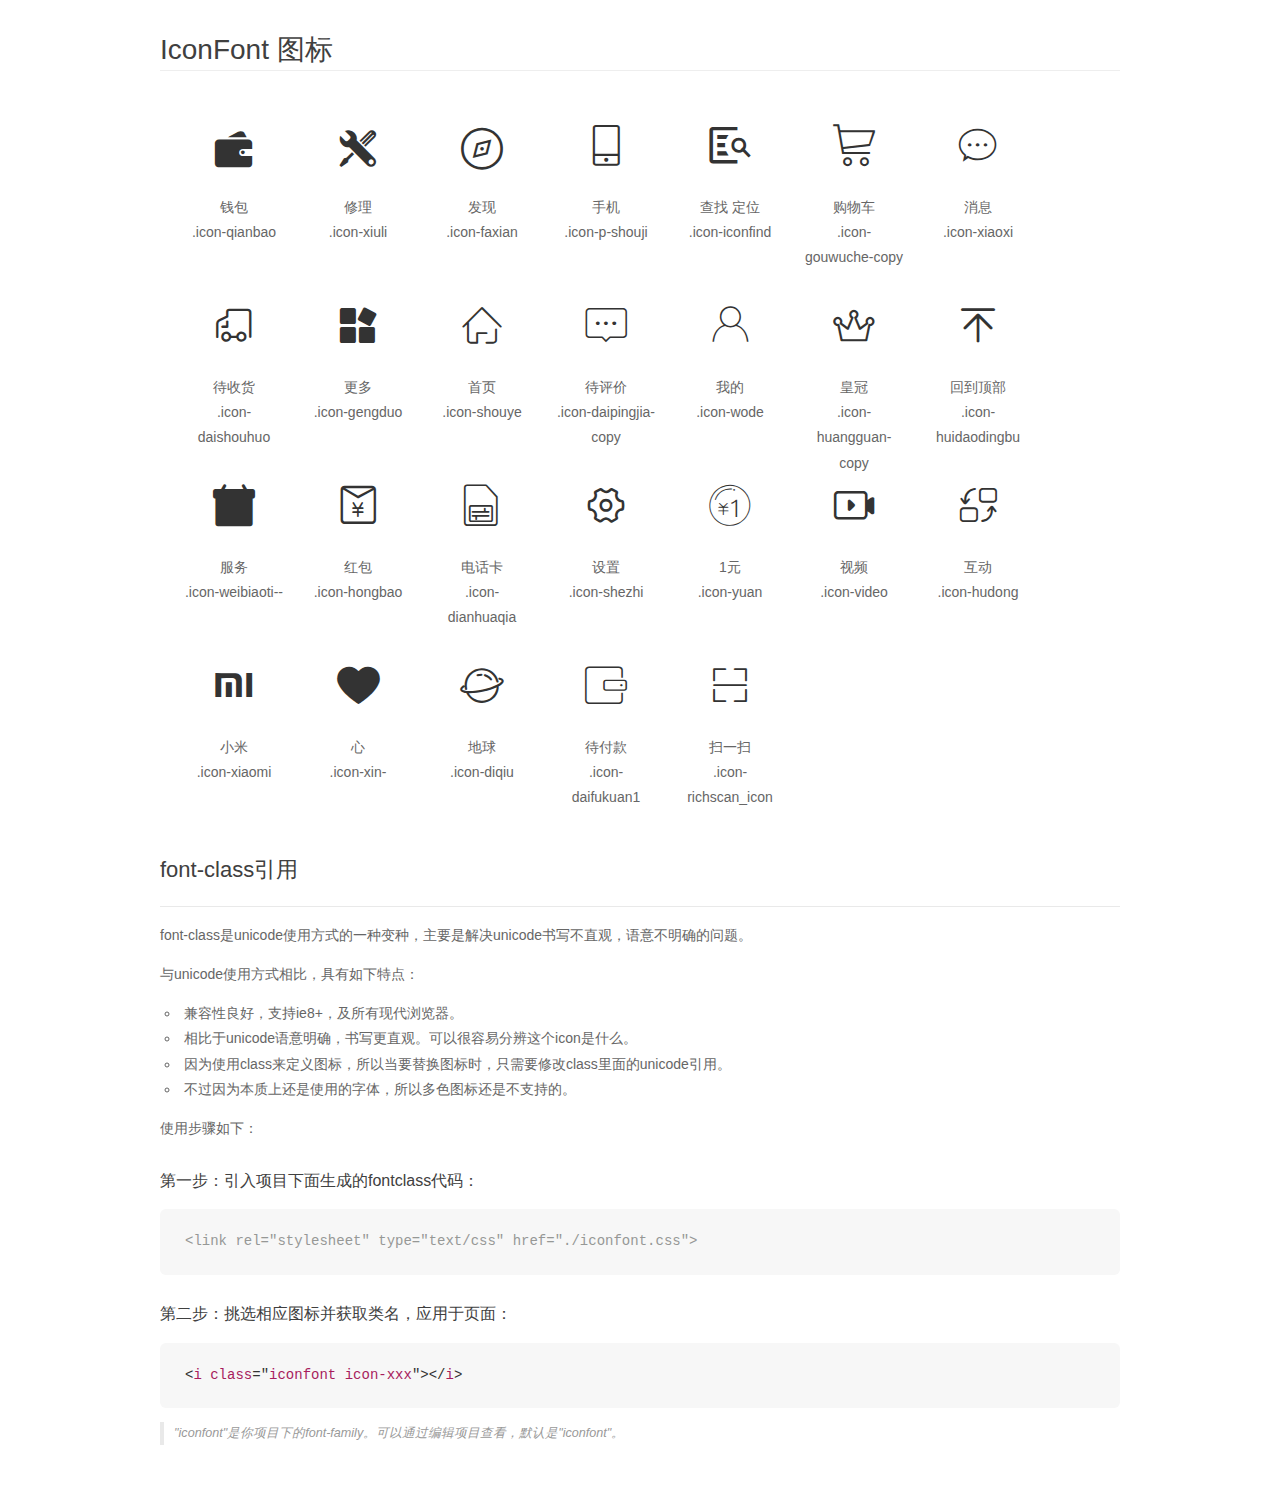
<file: 图标字体/font_qx2ljstick2csor/demo_fontclass.html>
<!DOCTYPE html>
<html>
<head>
    <meta charset="utf-8"/>
    <title>IconFont</title>
    <link rel="stylesheet" href="demo.css">
    <link rel="stylesheet" href="iconfont.css">
</head>
<body>
    <div class="main markdown">
        <h1>IconFont 图标</h1>
        <ul class="icon_lists clear">
            
                <li>
                <i class="icon iconfont icon-qianbao"></i>
                    <div class="name">钱包</div>
                    <div class="fontclass">.icon-qianbao</div>
                </li>
            
                <li>
                <i class="icon iconfont icon-xiuli"></i>
                    <div class="name">修理</div>
                    <div class="fontclass">.icon-xiuli</div>
                </li>
            
                <li>
                <i class="icon iconfont icon-faxian"></i>
                    <div class="name">发现</div>
                    <div class="fontclass">.icon-faxian</div>
                </li>
            
                <li>
                <i class="icon iconfont icon-p-shouji"></i>
                    <div class="name">手机</div>
                    <div class="fontclass">.icon-p-shouji</div>
                </li>
            
                <li>
                <i class="icon iconfont icon-iconfind"></i>
                    <div class="name">查找 定位</div>
                    <div class="fontclass">.icon-iconfind</div>
                </li>
            
                <li>
                <i class="icon iconfont icon-gouwuche-copy"></i>
                    <div class="name">购物车</div>
                    <div class="fontclass">.icon-gouwuche-copy</div>
                </li>
            
                <li>
                <i class="icon iconfont icon-xiaoxi"></i>
                    <div class="name">消息</div>
                    <div class="fontclass">.icon-xiaoxi</div>
                </li>
            
                <li>
                <i class="icon iconfont icon-daishouhuo"></i>
                    <div class="name">待收货</div>
                    <div class="fontclass">.icon-daishouhuo</div>
                </li>
            
                <li>
                <i class="icon iconfont icon-gengduo"></i>
                    <div class="name">更多</div>
                    <div class="fontclass">.icon-gengduo</div>
                </li>
            
                <li>
                <i class="icon iconfont icon-shouye"></i>
                    <div class="name">首页</div>
                    <div class="fontclass">.icon-shouye</div>
                </li>
            
                <li>
                <i class="icon iconfont icon-daipingjia-copy"></i>
                    <div class="name">待评价</div>
                    <div class="fontclass">.icon-daipingjia-copy</div>
                </li>
            
                <li>
                <i class="icon iconfont icon-wode"></i>
                    <div class="name">我的</div>
                    <div class="fontclass">.icon-wode</div>
                </li>
            
                <li>
                <i class="icon iconfont icon-huangguan-copy"></i>
                    <div class="name">皇冠</div>
                    <div class="fontclass">.icon-huangguan-copy</div>
                </li>
            
                <li>
                <i class="icon iconfont icon-huidaodingbu"></i>
                    <div class="name">回到顶部</div>
                    <div class="fontclass">.icon-huidaodingbu</div>
                </li>
            
                <li>
                <i class="icon iconfont icon-weibiaoti--"></i>
                    <div class="name">服务</div>
                    <div class="fontclass">.icon-weibiaoti--</div>
                </li>
            
                <li>
                <i class="icon iconfont icon-hongbao"></i>
                    <div class="name">红包</div>
                    <div class="fontclass">.icon-hongbao</div>
                </li>
            
                <li>
                <i class="icon iconfont icon-dianhuaqia"></i>
                    <div class="name">电话卡</div>
                    <div class="fontclass">.icon-dianhuaqia</div>
                </li>
            
                <li>
                <i class="icon iconfont icon-shezhi"></i>
                    <div class="name">设置</div>
                    <div class="fontclass">.icon-shezhi</div>
                </li>
            
                <li>
                <i class="icon iconfont icon-yuan"></i>
                    <div class="name">1元</div>
                    <div class="fontclass">.icon-yuan</div>
                </li>
            
                <li>
                <i class="icon iconfont icon-video"></i>
                    <div class="name">视频</div>
                    <div class="fontclass">.icon-video</div>
                </li>
            
                <li>
                <i class="icon iconfont icon-hudong"></i>
                    <div class="name">互动</div>
                    <div class="fontclass">.icon-hudong</div>
                </li>
            
                <li>
                <i class="icon iconfont icon-xiaomi"></i>
                    <div class="name">小米</div>
                    <div class="fontclass">.icon-xiaomi</div>
                </li>
            
                <li>
                <i class="icon iconfont icon-xin-"></i>
                    <div class="name">心</div>
                    <div class="fontclass">.icon-xin-</div>
                </li>
            
                <li>
                <i class="icon iconfont icon-diqiu"></i>
                    <div class="name">地球</div>
                    <div class="fontclass">.icon-diqiu</div>
                </li>
            
                <li>
                <i class="icon iconfont icon-daifukuan1"></i>
                    <div class="name">待付款</div>
                    <div class="fontclass">.icon-daifukuan1</div>
                </li>
            
                <li>
                <i class="icon iconfont icon-richscan_icon"></i>
                    <div class="name">扫一扫</div>
                    <div class="fontclass">.icon-richscan_icon</div>
                </li>
            
        </ul>

        <h2 id="font-class-">font-class引用</h2>
        <hr>

        <p>font-class是unicode使用方式的一种变种，主要是解决unicode书写不直观，语意不明确的问题。</p>
        <p>与unicode使用方式相比，具有如下特点：</p>
        <ul>
        <li>兼容性良好，支持ie8+，及所有现代浏览器。</li>
        <li>相比于unicode语意明确，书写更直观。可以很容易分辨这个icon是什么。</li>
        <li>因为使用class来定义图标，所以当要替换图标时，只需要修改class里面的unicode引用。</li>
        <li>不过因为本质上还是使用的字体，所以多色图标还是不支持的。</li>
        </ul>
        <p>使用步骤如下：</p>
        <h3 id="-fontclass-">第一步：引入项目下面生成的fontclass代码：</h3>


        <pre><code class="lang-js hljs javascript"><span class="hljs-comment">&lt;link rel="stylesheet" type="text/css" href="./iconfont.css"&gt;</span></code></pre>
        <h3 id="-">第二步：挑选相应图标并获取类名，应用于页面：</h3>
        <pre><code class="lang-css hljs">&lt;<span class="hljs-selector-tag">i</span> <span class="hljs-selector-tag">class</span>="<span class="hljs-selector-tag">iconfont</span> <span class="hljs-selector-tag">icon-xxx</span>"&gt;&lt;/<span class="hljs-selector-tag">i</span>&gt;</code></pre>
        <blockquote>
        <p>"iconfont"是你项目下的font-family。可以通过编辑项目查看，默认是"iconfont"。</p>
        </blockquote>
    </div>
</body>
</html>
</file>
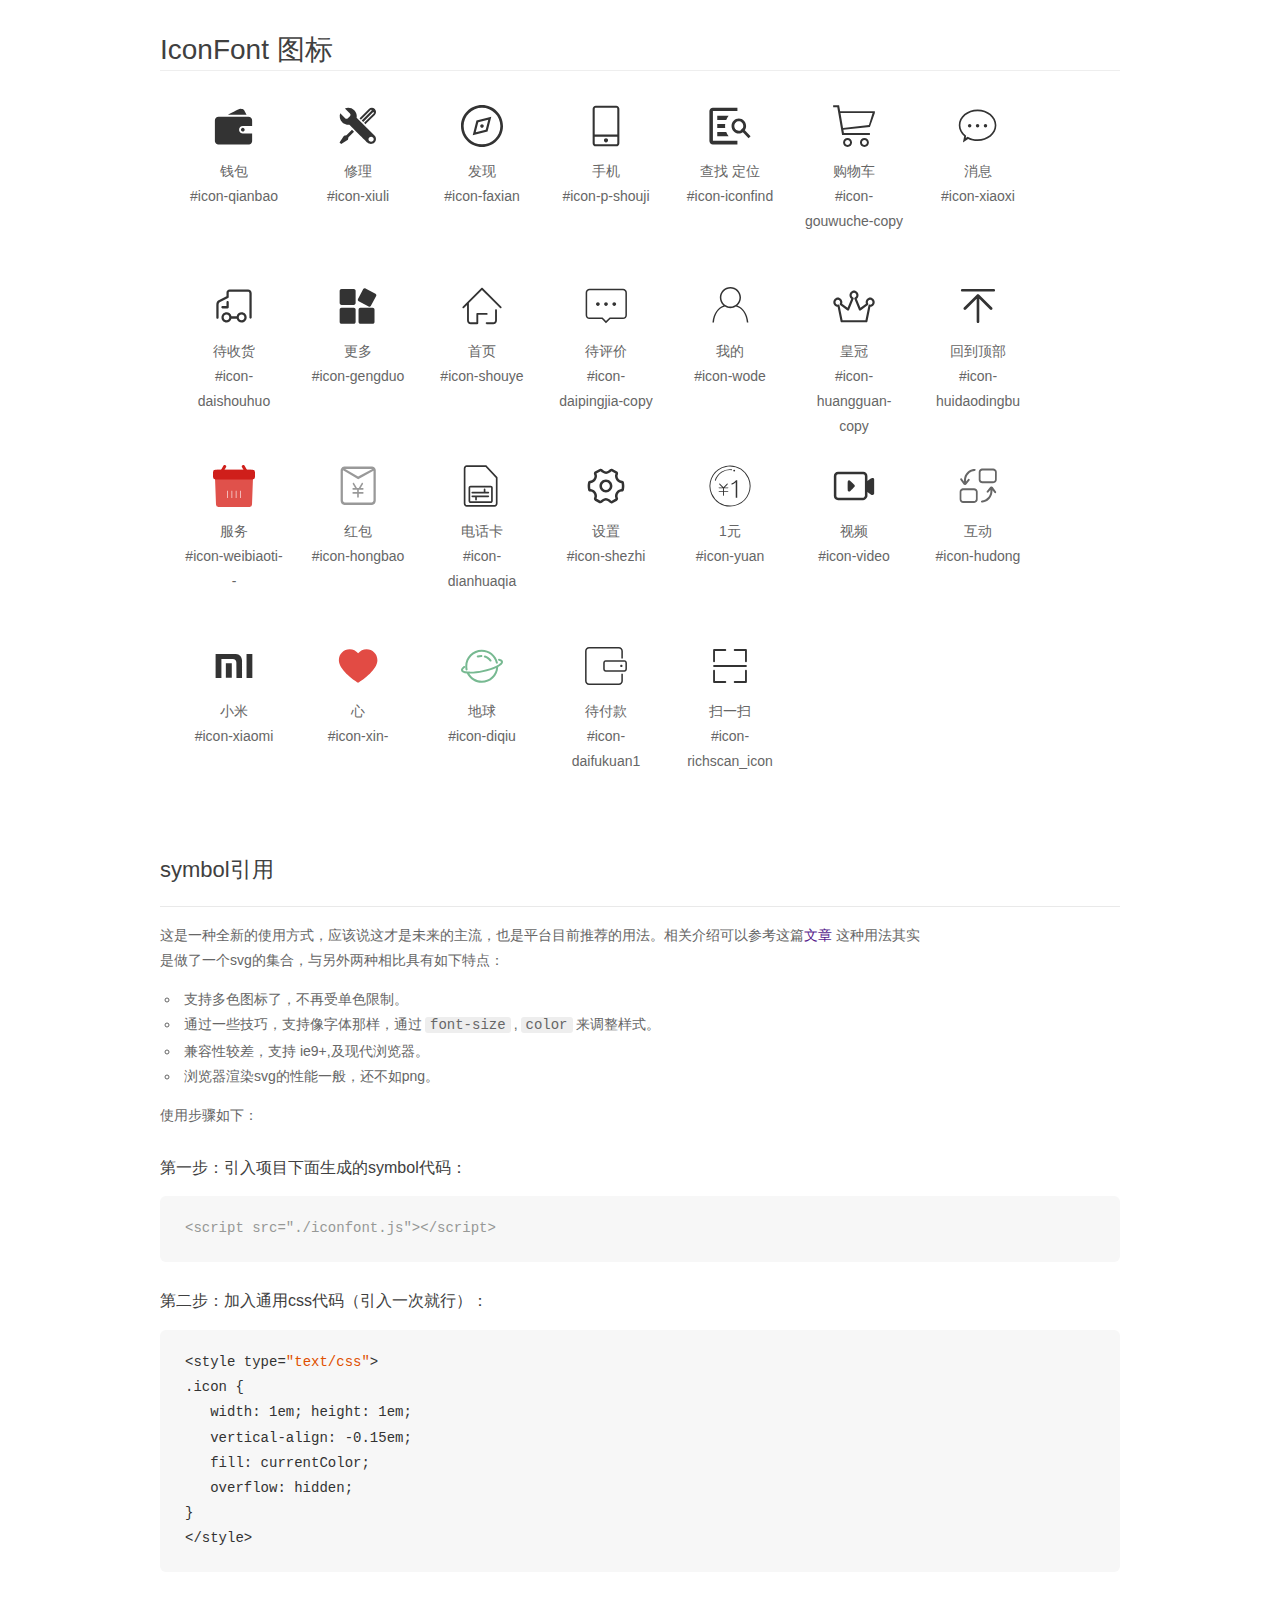
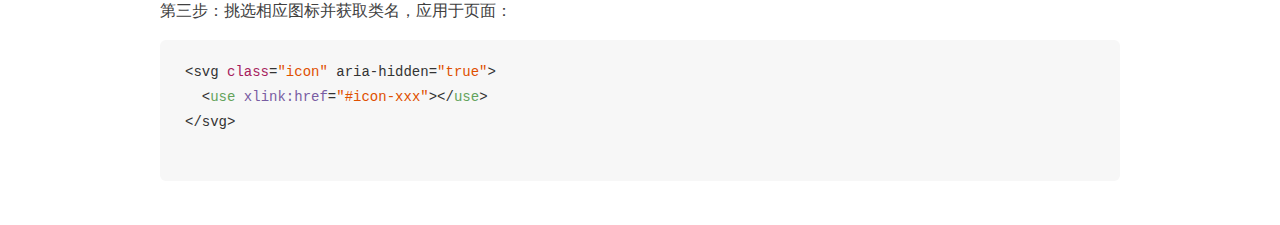
<file: 图标字体/font_qx2ljstick2csor/demo_symbol.html>
<!DOCTYPE html>
<html>
<head>
    <meta charset="utf-8"/>
    <title>IconFont</title>
    <link rel="stylesheet" href="demo.css">
    <script src="iconfont.js"></script>

    <style type="text/css">
        .icon {
          /* 通过设置 font-size 来改变图标大小 */
          width: 1em; height: 1em;
          /* 图标和文字相邻时，垂直对齐 */
          vertical-align: -0.15em;
          /* 通过设置 color 来改变 SVG 的颜色/fill */
          fill: currentColor;
          /* path 和 stroke 溢出 viewBox 部分在 IE 下会显示
             normalize.css 中也包含这行 */
          overflow: hidden;
        }

    </style>
</head>
<body>
    <div class="main markdown">
        <h1>IconFont 图标</h1>
        <ul class="icon_lists clear">
            
                <li>
                    <svg class="icon" aria-hidden="true">
                        <use xlink:href="#icon-qianbao"></use>
                    </svg>
                    <div class="name">钱包</div>
                    <div class="fontclass">#icon-qianbao</div>
                </li>
            
                <li>
                    <svg class="icon" aria-hidden="true">
                        <use xlink:href="#icon-xiuli"></use>
                    </svg>
                    <div class="name">修理</div>
                    <div class="fontclass">#icon-xiuli</div>
                </li>
            
                <li>
                    <svg class="icon" aria-hidden="true">
                        <use xlink:href="#icon-faxian"></use>
                    </svg>
                    <div class="name">发现</div>
                    <div class="fontclass">#icon-faxian</div>
                </li>
            
                <li>
                    <svg class="icon" aria-hidden="true">
                        <use xlink:href="#icon-p-shouji"></use>
                    </svg>
                    <div class="name">手机</div>
                    <div class="fontclass">#icon-p-shouji</div>
                </li>
            
                <li>
                    <svg class="icon" aria-hidden="true">
                        <use xlink:href="#icon-iconfind"></use>
                    </svg>
                    <div class="name">查找 定位</div>
                    <div class="fontclass">#icon-iconfind</div>
                </li>
            
                <li>
                    <svg class="icon" aria-hidden="true">
                        <use xlink:href="#icon-gouwuche-copy"></use>
                    </svg>
                    <div class="name">购物车</div>
                    <div class="fontclass">#icon-gouwuche-copy</div>
                </li>
            
                <li>
                    <svg class="icon" aria-hidden="true">
                        <use xlink:href="#icon-xiaoxi"></use>
                    </svg>
                    <div class="name">消息</div>
                    <div class="fontclass">#icon-xiaoxi</div>
                </li>
            
                <li>
                    <svg class="icon" aria-hidden="true">
                        <use xlink:href="#icon-daishouhuo"></use>
                    </svg>
                    <div class="name">待收货</div>
                    <div class="fontclass">#icon-daishouhuo</div>
                </li>
            
                <li>
                    <svg class="icon" aria-hidden="true">
                        <use xlink:href="#icon-gengduo"></use>
                    </svg>
                    <div class="name">更多</div>
                    <div class="fontclass">#icon-gengduo</div>
                </li>
            
                <li>
                    <svg class="icon" aria-hidden="true">
                        <use xlink:href="#icon-shouye"></use>
                    </svg>
                    <div class="name">首页</div>
                    <div class="fontclass">#icon-shouye</div>
                </li>
            
                <li>
                    <svg class="icon" aria-hidden="true">
                        <use xlink:href="#icon-daipingjia-copy"></use>
                    </svg>
                    <div class="name">待评价</div>
                    <div class="fontclass">#icon-daipingjia-copy</div>
                </li>
            
                <li>
                    <svg class="icon" aria-hidden="true">
                        <use xlink:href="#icon-wode"></use>
                    </svg>
                    <div class="name">我的</div>
                    <div class="fontclass">#icon-wode</div>
                </li>
            
                <li>
                    <svg class="icon" aria-hidden="true">
                        <use xlink:href="#icon-huangguan-copy"></use>
                    </svg>
                    <div class="name">皇冠</div>
                    <div class="fontclass">#icon-huangguan-copy</div>
                </li>
            
                <li>
                    <svg class="icon" aria-hidden="true">
                        <use xlink:href="#icon-huidaodingbu"></use>
                    </svg>
                    <div class="name">回到顶部</div>
                    <div class="fontclass">#icon-huidaodingbu</div>
                </li>
            
                <li>
                    <svg class="icon" aria-hidden="true">
                        <use xlink:href="#icon-weibiaoti--"></use>
                    </svg>
                    <div class="name">服务</div>
                    <div class="fontclass">#icon-weibiaoti--</div>
                </li>
            
                <li>
                    <svg class="icon" aria-hidden="true">
                        <use xlink:href="#icon-hongbao"></use>
                    </svg>
                    <div class="name">红包</div>
                    <div class="fontclass">#icon-hongbao</div>
                </li>
            
                <li>
                    <svg class="icon" aria-hidden="true">
                        <use xlink:href="#icon-dianhuaqia"></use>
                    </svg>
                    <div class="name">电话卡</div>
                    <div class="fontclass">#icon-dianhuaqia</div>
                </li>
            
                <li>
                    <svg class="icon" aria-hidden="true">
                        <use xlink:href="#icon-shezhi"></use>
                    </svg>
                    <div class="name">设置</div>
                    <div class="fontclass">#icon-shezhi</div>
                </li>
            
                <li>
                    <svg class="icon" aria-hidden="true">
                        <use xlink:href="#icon-yuan"></use>
                    </svg>
                    <div class="name">1元</div>
                    <div class="fontclass">#icon-yuan</div>
                </li>
            
                <li>
                    <svg class="icon" aria-hidden="true">
                        <use xlink:href="#icon-video"></use>
                    </svg>
                    <div class="name">视频</div>
                    <div class="fontclass">#icon-video</div>
                </li>
            
                <li>
                    <svg class="icon" aria-hidden="true">
                        <use xlink:href="#icon-hudong"></use>
                    </svg>
                    <div class="name">互动</div>
                    <div class="fontclass">#icon-hudong</div>
                </li>
            
                <li>
                    <svg class="icon" aria-hidden="true">
                        <use xlink:href="#icon-xiaomi"></use>
                    </svg>
                    <div class="name">小米</div>
                    <div class="fontclass">#icon-xiaomi</div>
                </li>
            
                <li>
                    <svg class="icon" aria-hidden="true">
                        <use xlink:href="#icon-xin-"></use>
                    </svg>
                    <div class="name">心</div>
                    <div class="fontclass">#icon-xin-</div>
                </li>
            
                <li>
                    <svg class="icon" aria-hidden="true">
                        <use xlink:href="#icon-diqiu"></use>
                    </svg>
                    <div class="name">地球</div>
                    <div class="fontclass">#icon-diqiu</div>
                </li>
            
                <li>
                    <svg class="icon" aria-hidden="true">
                        <use xlink:href="#icon-daifukuan1"></use>
                    </svg>
                    <div class="name">待付款</div>
                    <div class="fontclass">#icon-daifukuan1</div>
                </li>
            
                <li>
                    <svg class="icon" aria-hidden="true">
                        <use xlink:href="#icon-richscan_icon"></use>
                    </svg>
                    <div class="name">扫一扫</div>
                    <div class="fontclass">#icon-richscan_icon</div>
                </li>
            
        </ul>


        <h2 id="symbol-">symbol引用</h2>
        <hr>

        <p>这是一种全新的使用方式，应该说这才是未来的主流，也是平台目前推荐的用法。相关介绍可以参考这篇<a href="">文章</a>
        这种用法其实是做了一个svg的集合，与另外两种相比具有如下特点：</p>
        <ul>
          <li>支持多色图标了，不再受单色限制。</li>
          <li>通过一些技巧，支持像字体那样，通过<code>font-size</code>,<code>color</code>来调整样式。</li>
          <li>兼容性较差，支持 ie9+,及现代浏览器。</li>
          <li>浏览器渲染svg的性能一般，还不如png。</li>
        </ul>
        <p>使用步骤如下：</p>
        <h3 id="-symbol-">第一步：引入项目下面生成的symbol代码：</h3>
        <pre><code class="lang-js hljs javascript"><span class="hljs-comment">&lt;script src="./iconfont.js"&gt;&lt;/script&gt;</span></code></pre>
        <h3 id="-css-">第二步：加入通用css代码（引入一次就行）：</h3>
        <pre><code class="lang-js hljs javascript">&lt;style type=<span class="hljs-string">"text/css"</span>&gt;
.icon {
   width: <span class="hljs-number">1</span>em; height: <span class="hljs-number">1</span>em;
   vertical-align: <span class="hljs-number">-0.15</span>em;
   fill: currentColor;
   overflow: hidden;
}
&lt;<span class="hljs-regexp">/style&gt;</span></code></pre>
        <h3 id="-">第三步：挑选相应图标并获取类名，应用于页面：</h3>
        <pre><code class="lang-js hljs javascript">&lt;svg <span class="hljs-class"><span class="hljs-keyword">class</span></span>=<span class="hljs-string">"icon"</span> aria-hidden=<span class="hljs-string">"true"</span>&gt;<span class="xml"><span class="hljs-tag">
  &lt;<span class="hljs-name">use</span> <span class="hljs-attr">xlink:href</span>=<span class="hljs-string">"#icon-xxx"</span>&gt;</span><span class="hljs-tag">&lt;/<span class="hljs-name">use</span>&gt;</span>
</span>&lt;<span class="hljs-regexp">/svg&gt;
        </span></code></pre>
    </div>
</body>
</html>
</file>
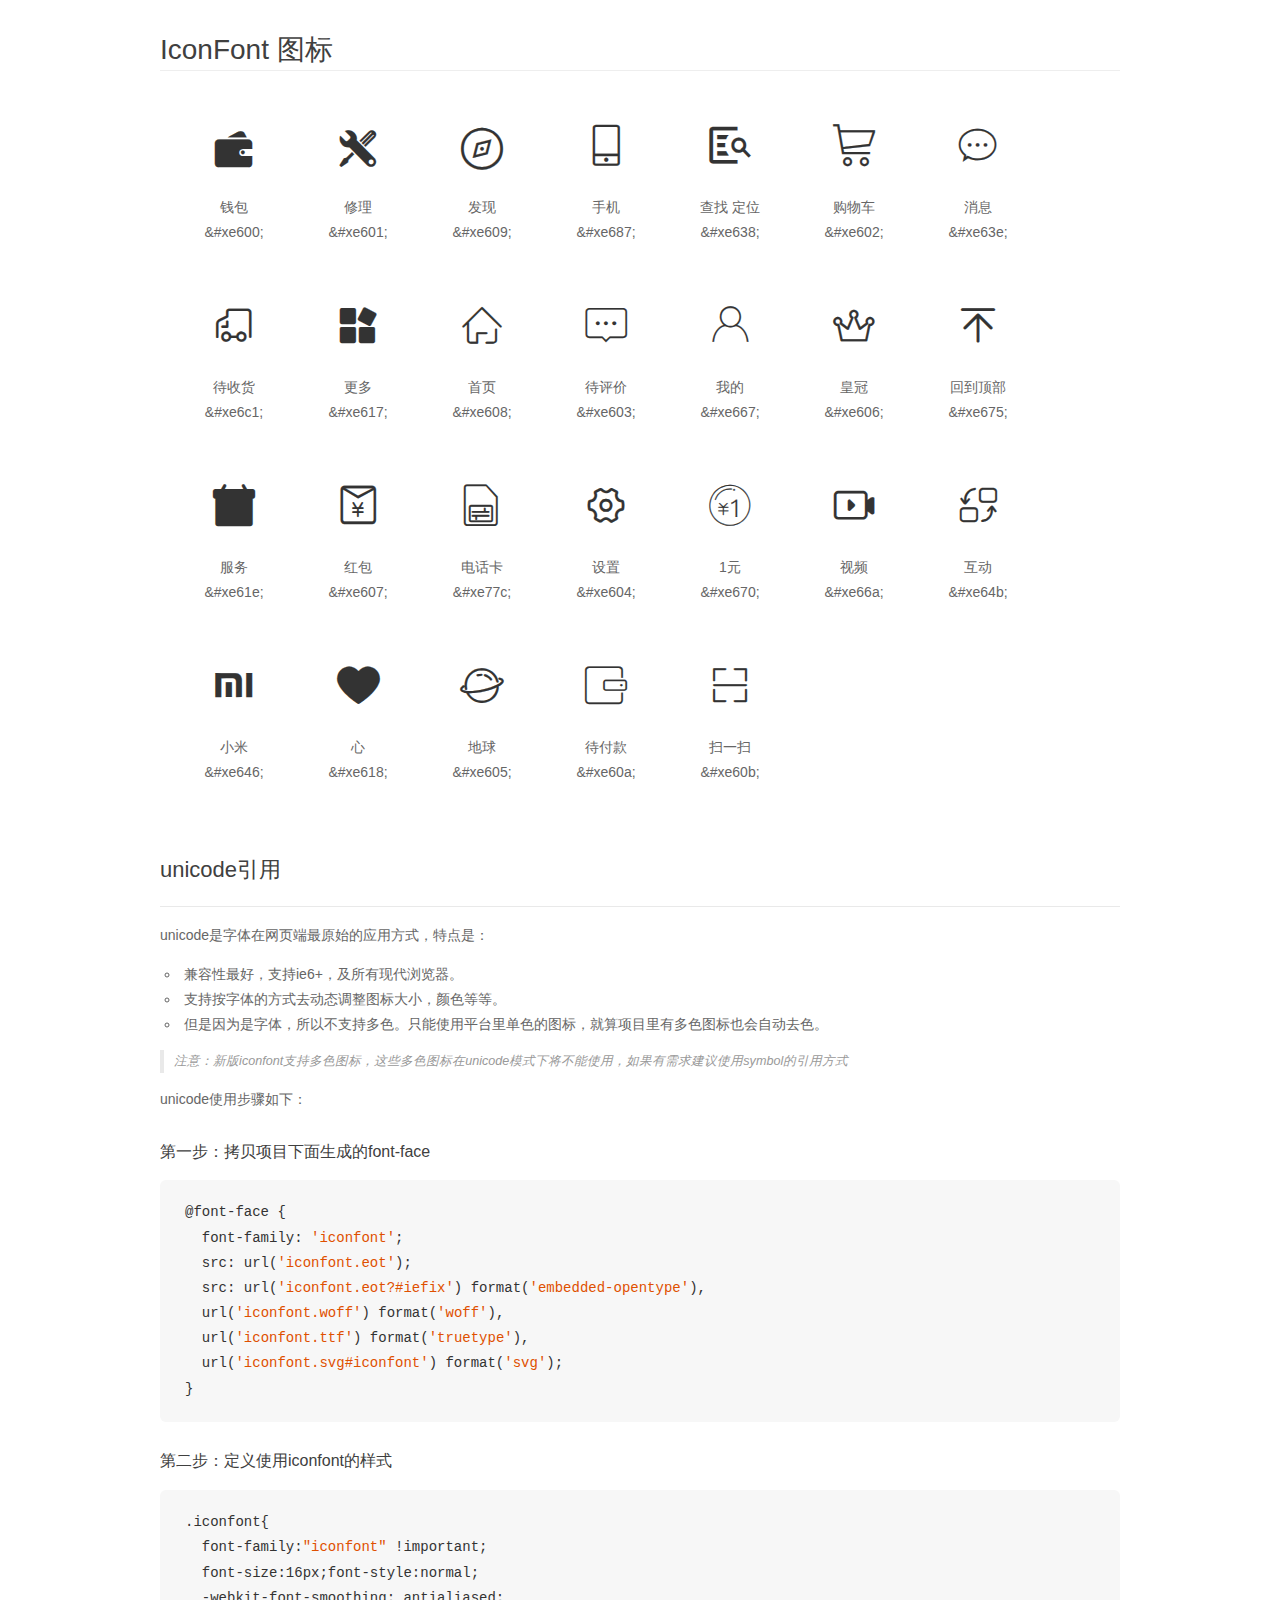
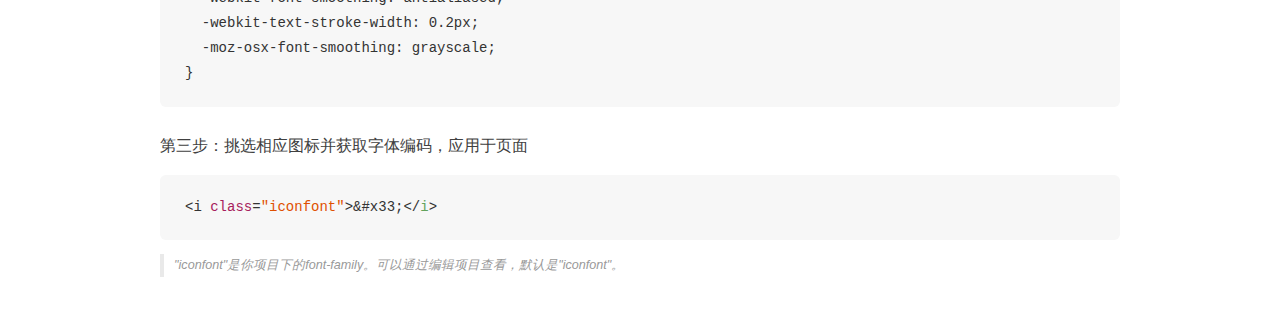
<file: 图标字体/font_qx2ljstick2csor/demo_unicode.html>
<!DOCTYPE html>
<html>
<head>
    <meta charset="utf-8"/>
    <title>IconFont</title>
    <link rel="stylesheet" href="demo.css">

    <style type="text/css">

        @font-face {font-family: "iconfont";
          src: url('iconfont.eot'); /* IE9*/
          src: url('iconfont.eot#iefix') format('embedded-opentype'), /* IE6-IE8 */
          url('iconfont.woff') format('woff'), /* chrome, firefox */
          url('iconfont.ttf') format('truetype'), /* chrome, firefox, opera, Safari, Android, iOS 4.2+*/
          url('iconfont.svg#iconfont') format('svg'); /* iOS 4.1- */
        }

        .iconfont {
          font-family:"iconfont" !important;
          font-size:16px;
          font-style:normal;
          -webkit-font-smoothing: antialiased;
          -webkit-text-stroke-width: 0.2px;
          -moz-osx-font-smoothing: grayscale;
        }

    </style>
</head>
<body>
    <div class="main markdown">
        <h1>IconFont 图标</h1>
        <ul class="icon_lists clear">
            
                <li>
                <i class="icon iconfont">&#xe600;</i>
                    <div class="name">钱包</div>
                    <div class="code">&amp;#xe600;</div>
                </li>
            
                <li>
                <i class="icon iconfont">&#xe601;</i>
                    <div class="name">修理</div>
                    <div class="code">&amp;#xe601;</div>
                </li>
            
                <li>
                <i class="icon iconfont">&#xe609;</i>
                    <div class="name">发现</div>
                    <div class="code">&amp;#xe609;</div>
                </li>
            
                <li>
                <i class="icon iconfont">&#xe687;</i>
                    <div class="name">手机</div>
                    <div class="code">&amp;#xe687;</div>
                </li>
            
                <li>
                <i class="icon iconfont">&#xe638;</i>
                    <div class="name">查找 定位</div>
                    <div class="code">&amp;#xe638;</div>
                </li>
            
                <li>
                <i class="icon iconfont">&#xe602;</i>
                    <div class="name">购物车</div>
                    <div class="code">&amp;#xe602;</div>
                </li>
            
                <li>
                <i class="icon iconfont">&#xe63e;</i>
                    <div class="name">消息</div>
                    <div class="code">&amp;#xe63e;</div>
                </li>
            
                <li>
                <i class="icon iconfont">&#xe6c1;</i>
                    <div class="name">待收货</div>
                    <div class="code">&amp;#xe6c1;</div>
                </li>
            
                <li>
                <i class="icon iconfont">&#xe617;</i>
                    <div class="name">更多</div>
                    <div class="code">&amp;#xe617;</div>
                </li>
            
                <li>
                <i class="icon iconfont">&#xe608;</i>
                    <div class="name">首页</div>
                    <div class="code">&amp;#xe608;</div>
                </li>
            
                <li>
                <i class="icon iconfont">&#xe603;</i>
                    <div class="name">待评价</div>
                    <div class="code">&amp;#xe603;</div>
                </li>
            
                <li>
                <i class="icon iconfont">&#xe667;</i>
                    <div class="name">我的</div>
                    <div class="code">&amp;#xe667;</div>
                </li>
            
                <li>
                <i class="icon iconfont">&#xe606;</i>
                    <div class="name">皇冠</div>
                    <div class="code">&amp;#xe606;</div>
                </li>
            
                <li>
                <i class="icon iconfont">&#xe675;</i>
                    <div class="name">回到顶部</div>
                    <div class="code">&amp;#xe675;</div>
                </li>
            
                <li>
                <i class="icon iconfont">&#xe61e;</i>
                    <div class="name">服务</div>
                    <div class="code">&amp;#xe61e;</div>
                </li>
            
                <li>
                <i class="icon iconfont">&#xe607;</i>
                    <div class="name">红包</div>
                    <div class="code">&amp;#xe607;</div>
                </li>
            
                <li>
                <i class="icon iconfont">&#xe77c;</i>
                    <div class="name">电话卡</div>
                    <div class="code">&amp;#xe77c;</div>
                </li>
            
                <li>
                <i class="icon iconfont">&#xe604;</i>
                    <div class="name">设置</div>
                    <div class="code">&amp;#xe604;</div>
                </li>
            
                <li>
                <i class="icon iconfont">&#xe670;</i>
                    <div class="name">1元</div>
                    <div class="code">&amp;#xe670;</div>
                </li>
            
                <li>
                <i class="icon iconfont">&#xe66a;</i>
                    <div class="name">视频</div>
                    <div class="code">&amp;#xe66a;</div>
                </li>
            
                <li>
                <i class="icon iconfont">&#xe64b;</i>
                    <div class="name">互动</div>
                    <div class="code">&amp;#xe64b;</div>
                </li>
            
                <li>
                <i class="icon iconfont">&#xe646;</i>
                    <div class="name">小米</div>
                    <div class="code">&amp;#xe646;</div>
                </li>
            
                <li>
                <i class="icon iconfont">&#xe618;</i>
                    <div class="name">心</div>
                    <div class="code">&amp;#xe618;</div>
                </li>
            
                <li>
                <i class="icon iconfont">&#xe605;</i>
                    <div class="name">地球</div>
                    <div class="code">&amp;#xe605;</div>
                </li>
            
                <li>
                <i class="icon iconfont">&#xe60a;</i>
                    <div class="name">待付款</div>
                    <div class="code">&amp;#xe60a;</div>
                </li>
            
                <li>
                <i class="icon iconfont">&#xe60b;</i>
                    <div class="name">扫一扫</div>
                    <div class="code">&amp;#xe60b;</div>
                </li>
            
        </ul>
        <h2 id="unicode-">unicode引用</h2>
        <hr>

        <p>unicode是字体在网页端最原始的应用方式，特点是：</p>
        <ul>
        <li>兼容性最好，支持ie6+，及所有现代浏览器。</li>
        <li>支持按字体的方式去动态调整图标大小，颜色等等。</li>
        <li>但是因为是字体，所以不支持多色。只能使用平台里单色的图标，就算项目里有多色图标也会自动去色。</li>
        </ul>
        <blockquote>
        <p>注意：新版iconfont支持多色图标，这些多色图标在unicode模式下将不能使用，如果有需求建议使用symbol的引用方式</p>
        </blockquote>
        <p>unicode使用步骤如下：</p>
        <h3 id="-font-face">第一步：拷贝项目下面生成的font-face</h3>
        <pre><code class="lang-js hljs javascript">@font-face {
  font-family: <span class="hljs-string">'iconfont'</span>;
  src: url(<span class="hljs-string">'iconfont.eot'</span>);
  src: url(<span class="hljs-string">'iconfont.eot?#iefix'</span>) format(<span class="hljs-string">'embedded-opentype'</span>),
  url(<span class="hljs-string">'iconfont.woff'</span>) format(<span class="hljs-string">'woff'</span>),
  url(<span class="hljs-string">'iconfont.ttf'</span>) format(<span class="hljs-string">'truetype'</span>),
  url(<span class="hljs-string">'iconfont.svg#iconfont'</span>) format(<span class="hljs-string">'svg'</span>);
}
</code></pre>
        <h3 id="-iconfont-">第二步：定义使用iconfont的样式</h3>
        <pre><code class="lang-js hljs javascript">.iconfont{
  font-family:<span class="hljs-string">"iconfont"</span> !important;
  font-size:<span class="hljs-number">16</span>px;font-style:normal;
  -webkit-font-smoothing: antialiased;
  -webkit-text-stroke-width: <span class="hljs-number">0.2</span>px;
  -moz-osx-font-smoothing: grayscale;
}
</code></pre>
        <h3 id="-">第三步：挑选相应图标并获取字体编码，应用于页面</h3>
        <pre><code class="lang-js hljs javascript">&lt;i <span class="hljs-class"><span class="hljs-keyword">class</span></span>=<span class="hljs-string">"iconfont"</span>&gt;&amp;#x33;<span class="xml"><span class="hljs-tag">&lt;/<span class="hljs-name">i</span>&gt;</span></span></code></pre>

        <blockquote>
        <p>"iconfont"是你项目下的font-family。可以通过编辑项目查看，默认是"iconfont"。</p>
        </blockquote>
    </div>


</body>
</html>
</file>
<file: css/index.css>
.fl {
  float: left;
}
.fr {
  float: right;
}
.clear:after {
  content: "";
  display: block;
  clear: both;
}
.pb20 {
  padding-bottom: 20px;
}
.tc {
  text-align: center;
}
.underline:after {
  content: "";
  height: 2px;
  width: 40px;
  background-color: #f40;
  bottom: 0px;
  position: absolute;
  left: 50%;
  transform: translateX(-50%);
}
.hc {
  position: absolute;
  left: 50%;
  transform: translateX(-50%);
}
.vc {
  position: absolute;
  top: 50%;
  transform: translateY(-50%);
}
body {
  background: #fff;
}
html,
body,
ul,
li,
ol,
dl,
dd,
dt,
p,
h1,
h2,
h3,
h4,
h5,
h6,
form,
fieldset,
legend,
img,
div {
  margin: 0;
  padding: 0;
  box-sizing: border-box;
}
h1,
h2,
h3,
h4,
h5,
h6 {
  font-weight: normal;
}
fieldset,
img {
  border: none;
}
img {
  display: block;
}
em,
i {
  font-style: normal;
}
address,
caption,
cite,
code,
dfn,
th,
var {
  font-style: normal;
  font-weight: normal;
}
ul,
ol,
li {
  list-style: none;
}
input {
  padding-top: 0;
  padding-bottom: 0;
  font-family: "SimSun", "宋体";
}
input::-moz-focus-inner {
  border: none;
  padding: 0;
}
select,
input {
  vertical-align: middle;
}
select,
input,
textarea {
  font-size: 12px;
  margin: 0;
}
input[type="text"],
input[type="password"],
textarea {
  outline-style: none;
  -webkit-appearance: none;
}
textarea {
  resize: none;
}
input,
textarea {
  background: none;
  border: none;
}
table {
  border-collapse: collapse;
}
body {
  color: #333;
  font: 12px/1.2 "微软雅黑", "SimSun", "Arial Narrow", HELVETICA;
  background: #fff;
}
a {
  text-decoration: none;
}
a:hover,
a:active,
a:focus {
  text-decoration: none;
}
header {
  height: 0.66rem !important;
}
header input[type=text] {
  line-height: 1;
  margin: 0;
  padding: 0;
  border: none;
}
body {
  background: #fff;
}
.mui-bar-nav {
  margin-bottom: 0.05rem;
  background: #e4d6c6;
  padding-left: 0.2rem;
  padding-right: 0.2rem;
  display: flex;
  align-items: center;
  justify-content: space-between;
}
.mui-bar-nav div {
  padding-left: 0.3rem;
  padding-right: 0.3rem;
  flex: 1 1 auto;
}
.mui-bar-nav input[type=text] {
  height: 0.6rem;
}
.mui-bar-nav .iconfont {
  font-size: 0.42rem;
  color: #fff;
}
.usernav {
  display: flex;
  align-items: center;
  justify-content: space-around;
  height: 1.6rem;
  text-align: center;
  background: #fff;
  border-bottom: 1px solid #ddd;
}
.usernav span {
  font-size: 0.2rem;
  color: #969696;
}
.usernav .mui-icon {
  display: block;
  width: 0.64rem;
  height: 0.64rem;
  border-radius: 50%;
  background: #e02038;
  margin-left: auto;
  margin-right: auto;
  margin-bottom: 0.1rem;
  line-height: 0.64rem;
  color: #fff;
  font-size: 0.3rem;
}
.mui-content {
  padding-bottom: 1rem;
}
.morning {
  display: flex;
  align-items: center;
  height: 0.82rem;
  background: #fff;
  padding-left: 0.2rem;
}
.morning .title {
  font-size: 0.3rem;
  color: #eb6332;
  font-weight: 700;
  padding-right: 0.2rem;
  border-right: 1px solid #ADADAD;
  height: 0.45rem;
  line-height: 0.45rem;
}
.morning .content {
  padding-left: 0.2rem;
  padding-right: 0.2rem;
  flex: 1 1 auto;
  transition: all .5s;
  position: relative;
}
.morning .content a {
  color: #000;
  font-size: 0.26rem;
}
.morning .content .item {
  position: absolute;
  top: 50%;
  transform: translateY(-50%);
}
.shoplist1 {
  padding-top: 0.1rem;
}
.shoplist1 .mui-row img {
  width: 100%;
}
.shoplist1 .list1 {
  padding-right: 2px;
  margin-top: 0.03rem;
}
.shoplist1 .list2 img {
  display: inline-block;
}
.shoplist1 .call {
  width: 100%;
  padding-top: 0.05rem;
}
.section {
  background: #fff;
}
.section .item {
  padding-bottom: 0.1rem;
}
.section .item img {
  width: 100%;
}
.section .item-list img {
  width: 100%;
}
.section .mui-col-sm-6:nth-of-type(2n+1) {
  padding-right: 1px;
}
.section .mui-col-sm-6:nth-of-type(2n+2) {
  padding-left: 1px;
}
.section .good-info {
  padding-left: 0.25rem;
  padding-top: 0.2rem;
  padding-bottom: 0.05rem;
}
.section .good-info h4 {
  color: #333;
  font-size: 0.3rem;
  font-weight: 700;
}
.section .good-info p {
  color: #ddd;
  font-size: 0.26rem;
  padding-top: 0.1rem;
  padding-bottom: 0.2rem;
}
.section .good-info span {
  color: #f60;
  font-size: 0.26rem;
}
.section .good-info span i {
  position: relative;
  top: -0.03rem;
  font-size: 0.12rem;
}
.section .good-info span em {
  font-size: 0.12rem;
  position: relative;
  top: 0.03rem;
}
.box {
  height: 5rem;
}
</file>
<file: css/iconfont.css>
@font-face {font-family: "iconfont";
  src: url('../fonts/iconfont.ttf?t=1501826599425') format('truetype'); /* iOS 4.1- */
}

.iconfont {
  font-family:"iconfont" !important;
  font-size:16px;
  font-style:normal;
  -webkit-font-smoothing: antialiased;
  -moz-osx-font-smoothing: grayscale;
}

.icon-qianbao:before { content: "\e600"; }

.icon-xiuli:before { content: "\e601"; }

.icon-faxian:before { content: "\e609"; }

.icon-p-shouji:before { content: "\e687"; }

.icon-iconfind:before { content: "\e638"; }

.icon-gouwuche-copy:before { content: "\e602"; }

.icon-xiaoxi:before { content: "\e63e"; }

.icon-daishouhuo:before { content: "\e6c1"; }

.icon-gengduo:before { content: "\e617"; }

.icon-shouye:before { content: "\e608"; }

.icon-daipingjia-copy:before { content: "\e603"; }

.icon-wode:before { content: "\e667"; }

.icon-huangguan-copy:before { content: "\e606"; }

.icon-huidaodingbu:before { content: "\e675"; }

.icon-weibiaoti--:before { content: "\e61e"; }

.icon-hongbao:before { content: "\e607"; }

.icon-dianhuaqia:before { content: "\e77c"; }

.icon-shezhi:before { content: "\e604"; }

.icon-yuan:before { content: "\e670"; }

.icon-video:before { content: "\e66a"; }

.icon-hudong:before { content: "\e64b"; }

.icon-xiaomi:before { content: "\e646"; }

.icon-xin-:before { content: "\e618"; }

.icon-diqiu:before { content: "\e605"; }

.icon-daifukuan1:before { content: "\e60a"; }

.icon-richscan_icon:before { content: "\e60b"; }
</file>
<file: css/kind.css>
.fl {
  float: left;
}
.fr {
  float: right;
}
.clear:after {
  content: "";
  display: block;
  clear: both;
}
.pb20 {
  padding-bottom: 20px;
}
.tc {
  text-align: center;
}
.underline:after {
  content: "";
  height: 2px;
  width: 40px;
  background-color: #f40;
  bottom: 0px;
  position: absolute;
  left: 50%;
  transform: translateX(-50%);
}
.hc {
  position: absolute;
  left: 50%;
  transform: translateX(-50%);
}
.vc {
  position: absolute;
  top: 50%;
  transform: translateY(-50%);
}
body {
  background: #fff;
}
html,
body,
ul,
li,
ol,
dl,
dd,
dt,
p,
h1,
h2,
h3,
h4,
h5,
h6,
form,
fieldset,
legend,
img,
div {
  margin: 0;
  padding: 0;
  box-sizing: border-box;
}
h1,
h2,
h3,
h4,
h5,
h6 {
  font-weight: normal;
}
fieldset,
img {
  border: none;
}
img {
  display: block;
}
em,
i {
  font-style: normal;
}
address,
caption,
cite,
code,
dfn,
th,
var {
  font-style: normal;
  font-weight: normal;
}
ul,
ol,
li {
  list-style: none;
}
input {
  padding-top: 0;
  padding-bottom: 0;
  font-family: "SimSun", "宋体";
}
input::-moz-focus-inner {
  border: none;
  padding: 0;
}
select,
input {
  vertical-align: middle;
}
select,
input,
textarea {
  font-size: 12px;
  margin: 0;
}
input[type="text"],
input[type="password"],
textarea {
  outline-style: none;
  -webkit-appearance: none;
}
textarea {
  resize: none;
}
input,
textarea {
  background: none;
  border: none;
}
table {
  border-collapse: collapse;
}
body {
  color: #333;
  font: 12px/1.2 "微软雅黑", "SimSun", "Arial Narrow", HELVETICA;
  background: #fff;
}
a {
  text-decoration: none;
}
a:hover,
a:active,
a:focus {
  text-decoration: none;
}
header {
  height: 0.66rem !important;
}
header input[type=text] {
  line-height: 1;
  margin: 0;
  padding: 0;
  border: none;
}
.mui-bar-nav {
  background: #f37d0f;
  padding-right: 0.2rem;
  display: flex;
  align-items: center;
  justify-content: space-between;
}
.mui-bar-nav div {
  padding-left: 0.4rem;
  padding-right: 0.3rem;
  flex: 1 1 auto;
}
.mui-bar-nav input[type=text] {
  height: 0.6rem;
}
.mui-bar-nav .iconfont {
  font-size: 0.42rem;
  color: #fff;
}
.mui-content {
  position: absolute;
  left: 0;
  right: 0;
  top: 0.75rem;
  bottom: 50px;
  padding: 0 !important;
  display: flex;
  background: #fff;
}
.mui-content .leftnav {
  width: 1.57rem;
  padding-top: 0.4rem;
  flex: 0 0 auto;
  border-right: 1px solid #d7d7d7;
}
.mui-content .leftnav a {
  color: #666;
  font-size: 0.24rem;
  line-height: 0.8rem;
  display: block;
  text-align: center;
  transition: transform .5s;
}
.mui-content .leftnav a.active {
  transform: scale3d(1.2, 1.2, 1);
  color: #fb7d34;
}
.mui-content .rightnav {
  overflow-y: auto;
  flex: 1 1 auto;
  padding-left: 0.34rem;
  padding-right: 0.34rem;
}
.mui-content .rightnav .big-icon {
  margin-bottom: 0.5rem;
}
.mui-content .rightnav .big-icon img {
  width: 100%;
}
.mui-content .rightnav .title {
  font-size: 0.28rem;
  color: #313131;
  text-align: center;
}
.mui-content .rightnav .title span {
  position: relative;
}
.mui-content .rightnav .title span:after,
.mui-content .rightnav .title span:before {
  content: "";
  height: 1px;
  width: 0.5rem;
  background-color: #000;
  position: absolute;
  top: 50%;
  transform: translateY(-50%);
}
.mui-content .rightnav .title span:after {
  left: -0.6rem;
}
.mui-content .rightnav .title span:before {
  right: -0.6rem;
}
.mui-content .rightnav .mui-row {
  margin-top: 0.4rem;
}
.mui-content .rightnav .mui-row .info {
  font-size: 0.26rem;
  color: #707070;
  text-align: center;
  padding-top: 0.4rem;
  padding-bottom: 0.5rem;
}
.mui-content .rightnav .mui-row img {
  width: 100%;
}
</file>
<file: 图标字体/font_qx2ljstick2csor/iconfont.css>
@font-face {font-family: "iconfont";
  src: url('iconfont.eot?t=1501826599425'); /* IE9*/
  src: url('iconfont.eot?t=1501826599425#iefix') format('embedded-opentype'), /* IE6-IE8 */
  url('iconfont.woff?t=1501826599425') format('woff'), /* chrome, firefox */
  url('iconfont.ttf?t=1501826599425') format('truetype'), /* chrome, firefox, opera, Safari, Android, iOS 4.2+*/
  url('iconfont.svg?t=1501826599425#iconfont') format('svg'); /* iOS 4.1- */
}

.iconfont {
  font-family:"iconfont" !important;
  font-size:16px;
  font-style:normal;
  -webkit-font-smoothing: antialiased;
  -moz-osx-font-smoothing: grayscale;
}

.icon-qianbao:before { content: "\e600"; }

.icon-xiuli:before { content: "\e601"; }

.icon-faxian:before { content: "\e609"; }

.icon-p-shouji:before { content: "\e687"; }

.icon-iconfind:before { content: "\e638"; }

.icon-gouwuche-copy:before { content: "\e602"; }

.icon-xiaoxi:before { content: "\e63e"; }

.icon-daishouhuo:before { content: "\e6c1"; }

.icon-gengduo:before { content: "\e617"; }

.icon-shouye:before { content: "\e608"; }

.icon-daipingjia-copy:before { content: "\e603"; }

.icon-wode:before { content: "\e667"; }

.icon-huangguan-copy:before { content: "\e606"; }

.icon-huidaodingbu:before { content: "\e675"; }

.icon-weibiaoti--:before { content: "\e61e"; }

.icon-hongbao:before { content: "\e607"; }

.icon-dianhuaqia:before { content: "\e77c"; }

.icon-shezhi:before { content: "\e604"; }

.icon-yuan:before { content: "\e670"; }

.icon-video:before { content: "\e66a"; }

.icon-hudong:before { content: "\e64b"; }

.icon-xiaomi:before { content: "\e646"; }

.icon-xin-:before { content: "\e618"; }

.icon-diqiu:before { content: "\e605"; }

.icon-daifukuan1:before { content: "\e60a"; }

.icon-richscan_icon:before { content: "\e60b"; }
</file>
<file: 图标字体/font_qx2ljstick2csor/demo.css>
*{margin: 0;padding: 0;list-style: none;}
/*
KISSY CSS Reset
理念：1. reset 的目的不是清除浏览器的默认样式，这仅是部分工作。清除和重置是紧密不可分的。
2. reset 的目的不是让默认样式在所有浏览器下一致，而是减少默认样式有可能带来的问题。
3. reset 期望提供一套普适通用的基础样式。但没有银弹，推荐根据具体需求，裁剪和修改后再使用。
特色：1. 适应中文；2. 基于最新主流浏览器。
维护：玉伯<lifesinger@gmail.com>, 正淳<ragecarrier@gmail.com>
 */

/** 清除内外边距 **/
body, h1, h2, h3, h4, h5, h6, hr, p, blockquote, /* structural elements 结构元素 */
dl, dt, dd, ul, ol, li, /* list elements 列表元素 */
pre, /* text formatting elements 文本格式元素 */
form, fieldset, legend, button, input, textarea, /* form elements 表单元素 */
th, td /* table elements 表格元素 */ {
  margin: 0;
  padding: 0;
}

/** 设置默认字体 **/
body,
button, input, select, textarea /* for ie */ {
  font: 12px/1.5 tahoma, arial, \5b8b\4f53, sans-serif;
}
h1, h2, h3, h4, h5, h6 { font-size: 100%; }
address, cite, dfn, em, var { font-style: normal; } /* 将斜体扶正 */
code, kbd, pre, samp { font-family: courier new, courier, monospace; } /* 统一等宽字体 */
small { font-size: 12px; } /* 小于 12px 的中文很难阅读，让 small 正常化 */

/** 重置列表元素 **/
ul, ol { list-style: none; }

/** 重置文本格式元素 **/
a { text-decoration: none; }
a:hover { text-decoration: underline; }


/** 重置表单元素 **/
legend { color: #000; } /* for ie6 */
fieldset, img { border: 0; } /* img 搭车：让链接里的 img 无边框 */
button, input, select, textarea { font-size: 100%; } /* 使得表单元素在 ie 下能继承字体大小 */
/* 注：optgroup 无法扶正 */

/** 重置表格元素 **/
table { border-collapse: collapse; border-spacing: 0; }

/* 清除浮动 */
.ks-clear:after, .clear:after {
  content: '\20';
  display: block;
  height: 0;
  clear: both;
}
.ks-clear, .clear {
  *zoom: 1;
}

.main {
  padding: 30px 100px;
width: 960px;
margin: 0 auto;
}
.main h1{font-size:36px; color:#333; text-align:left;margin-bottom:30px; border-bottom: 1px solid #eee;}

.helps{margin-top:40px;}
.helps pre{
  padding:20px;
  margin:10px 0;
  border:solid 1px #e7e1cd;
  background-color: #fffdef;
  overflow: auto;
}

.icon_lists{
  width: 100% !important;

}

.icon_lists li{
  float:left;
  width: 100px;
  height:180px;
  text-align: center;
  list-style: none !important;
}
.icon_lists .icon{
  font-size: 42px;
  line-height: 100px;
  margin: 10px 0;
  color:#333;
  -webkit-transition: font-size 0.25s ease-out 0s;
  -moz-transition: font-size 0.25s ease-out 0s;
  transition: font-size 0.25s ease-out 0s;

}
.icon_lists .icon:hover{
  font-size: 100px;
}



.markdown {
  color: #666;
  font-size: 14px;
  line-height: 1.8;
}

.highlight {
  line-height: 1.5;
}

.markdown img {
  vertical-align: middle;
  max-width: 100%;
}

.markdown h1 {
  color: #404040;
  font-weight: 500;
  line-height: 40px;
  margin-bottom: 24px;
}

.markdown h2,
.markdown h3,
.markdown h4,
.markdown h5,
.markdown h6 {
  color: #404040;
  margin: 1.6em 0 0.6em 0;
  font-weight: 500;
  clear: both;
}

.markdown h1 {
  font-size: 28px;
}

.markdown h2 {
  font-size: 22px;
}

.markdown h3 {
  font-size: 16px;
}

.markdown h4 {
  font-size: 14px;
}

.markdown h5 {
  font-size: 12px;
}

.markdown h6 {
  font-size: 12px;
}

.markdown hr {
  height: 1px;
  border: 0;
  background: #e9e9e9;
  margin: 16px 0;
  clear: both;
}

.markdown p,
.markdown pre {
  margin: 1em 0;
}

.markdown > p,
.markdown > blockquote,
.markdown > .highlight,
.markdown > ol,
.markdown > ul {
  width: 80%;
}

.markdown ul > li {
  list-style: circle;
}

.markdown > ul li,
.markdown blockquote ul > li {
  margin-left: 20px;
  padding-left: 4px;
}

.markdown > ul li p,
.markdown > ol li p {
  margin: 0.6em 0;
}

.markdown ol > li {
  list-style: decimal;
}

.markdown > ol li,
.markdown blockquote ol > li {
  margin-left: 20px;
  padding-left: 4px;
}

.markdown code {
  margin: 0 3px;
  padding: 0 5px;
  background: #eee;
  border-radius: 3px;
}

.markdown pre {
  border-radius: 6px;
  background: #f7f7f7;
  padding: 20px;
}

.markdown pre code {
  border: none;
  background: #f7f7f7;
  margin: 0;
}

.markdown strong,
.markdown b {
  font-weight: 600;
}

.markdown > table {
  border-collapse: collapse;
  border-spacing: 0px;
  empty-cells: show;
  border: 1px solid #e9e9e9;
  width: 95%;
  margin-bottom: 24px;
}

.markdown > table th {
  white-space: nowrap;
  color: #333;
  font-weight: 600;

}

.markdown > table th,
.markdown > table td {
  border: 1px solid #e9e9e9;
  padding: 8px 16px;
  text-align: left;
}

.markdown > table th {
  background: #F7F7F7;
}

.markdown blockquote {
  font-size: 90%;
  color: #999;
  border-left: 4px solid #e9e9e9;
  padding-left: 0.8em;
  margin: 1em 0;
  font-style: italic;
}

.markdown blockquote p {
  margin: 0;
}

.markdown .anchor {
  opacity: 0;
  transition: opacity 0.3s ease;
  margin-left: 8px;
}

.markdown .waiting {
  color: #ccc;
}

.markdown h1:hover .anchor,
.markdown h2:hover .anchor,
.markdown h3:hover .anchor,
.markdown h4:hover .anchor,
.markdown h5:hover .anchor,
.markdown h6:hover .anchor {
  opacity: 1;
  display: inline-block;
}

.markdown > br,
.markdown > p > br {
  clear: both;
}


.hljs {
  display: block;
  background: white;
  padding: 0.5em;
  color: #333333;
  overflow-x: auto;
}

.hljs-comment,
.hljs-meta {
  color: #969896;
}

.hljs-string,
.hljs-variable,
.hljs-template-variable,
.hljs-strong,
.hljs-emphasis,
.hljs-quote {
  color: #df5000;
}

.hljs-keyword,
.hljs-selector-tag,
.hljs-type {
  color: #a71d5d;
}

.hljs-literal,
.hljs-symbol,
.hljs-bullet,
.hljs-attribute {
  color: #0086b3;
}

.hljs-section,
.hljs-name {
  color: #63a35c;
}

.hljs-tag {
  color: #333333;
}

.hljs-title,
.hljs-attr,
.hljs-selector-id,
.hljs-selector-class,
.hljs-selector-attr,
.hljs-selector-pseudo {
  color: #795da3;
}

.hljs-addition {
  color: #55a532;
  background-color: #eaffea;
}

.hljs-deletion {
  color: #bd2c00;
  background-color: #ffecec;
}

.hljs-link {
  text-decoration: underline;
}

pre{
  background: #fff;
}
</file>
